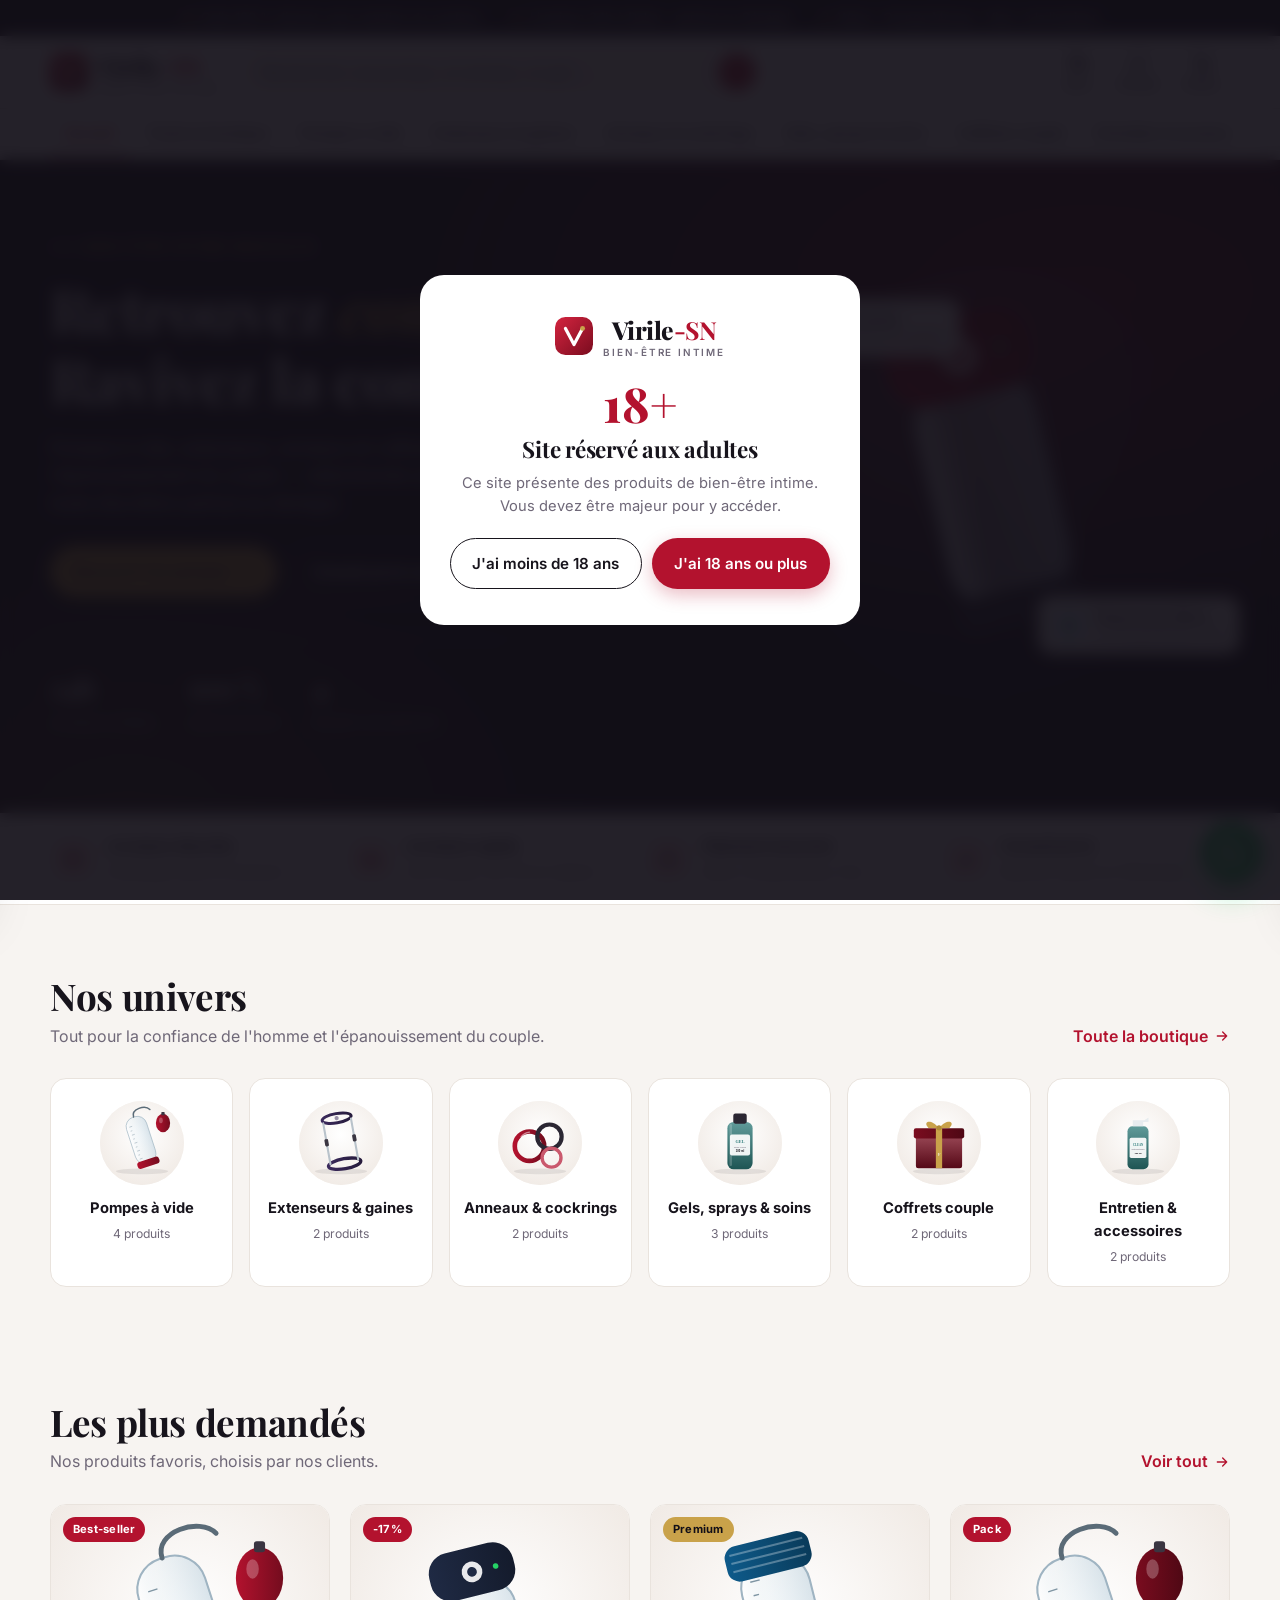
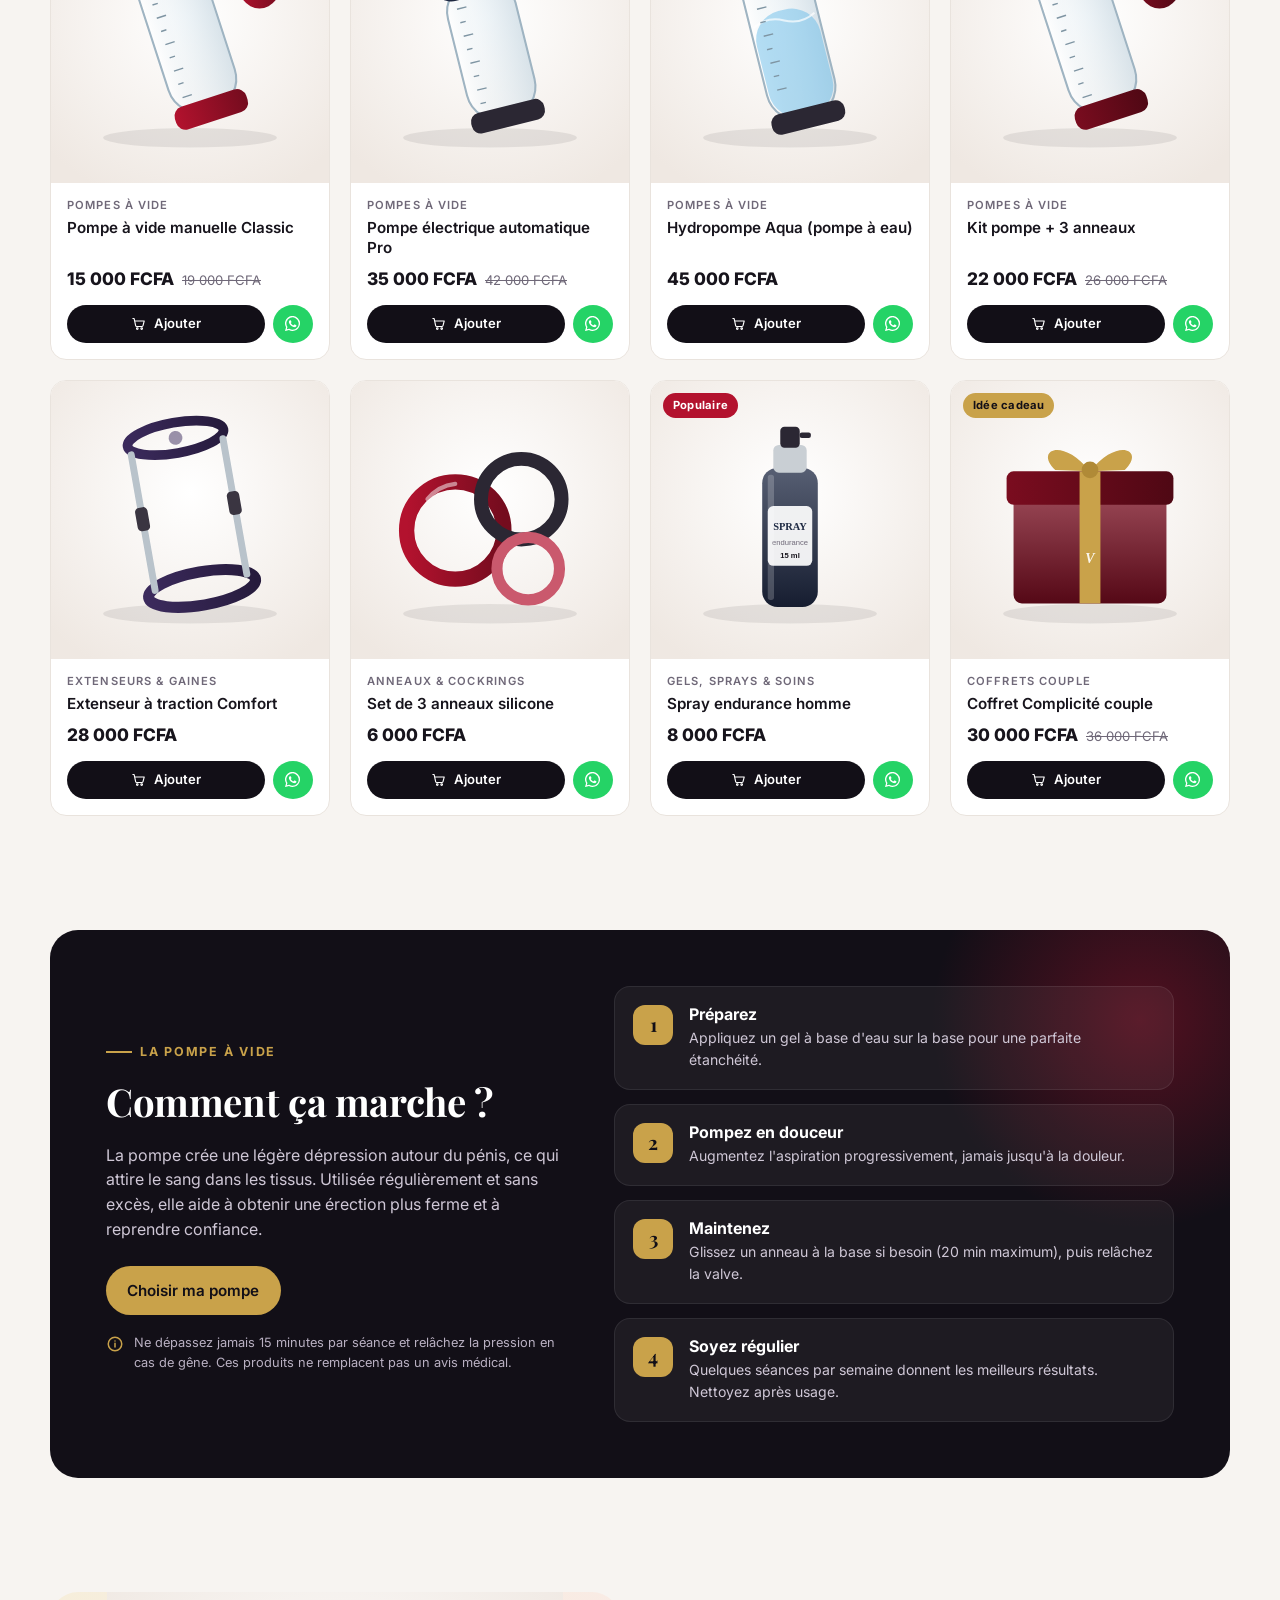
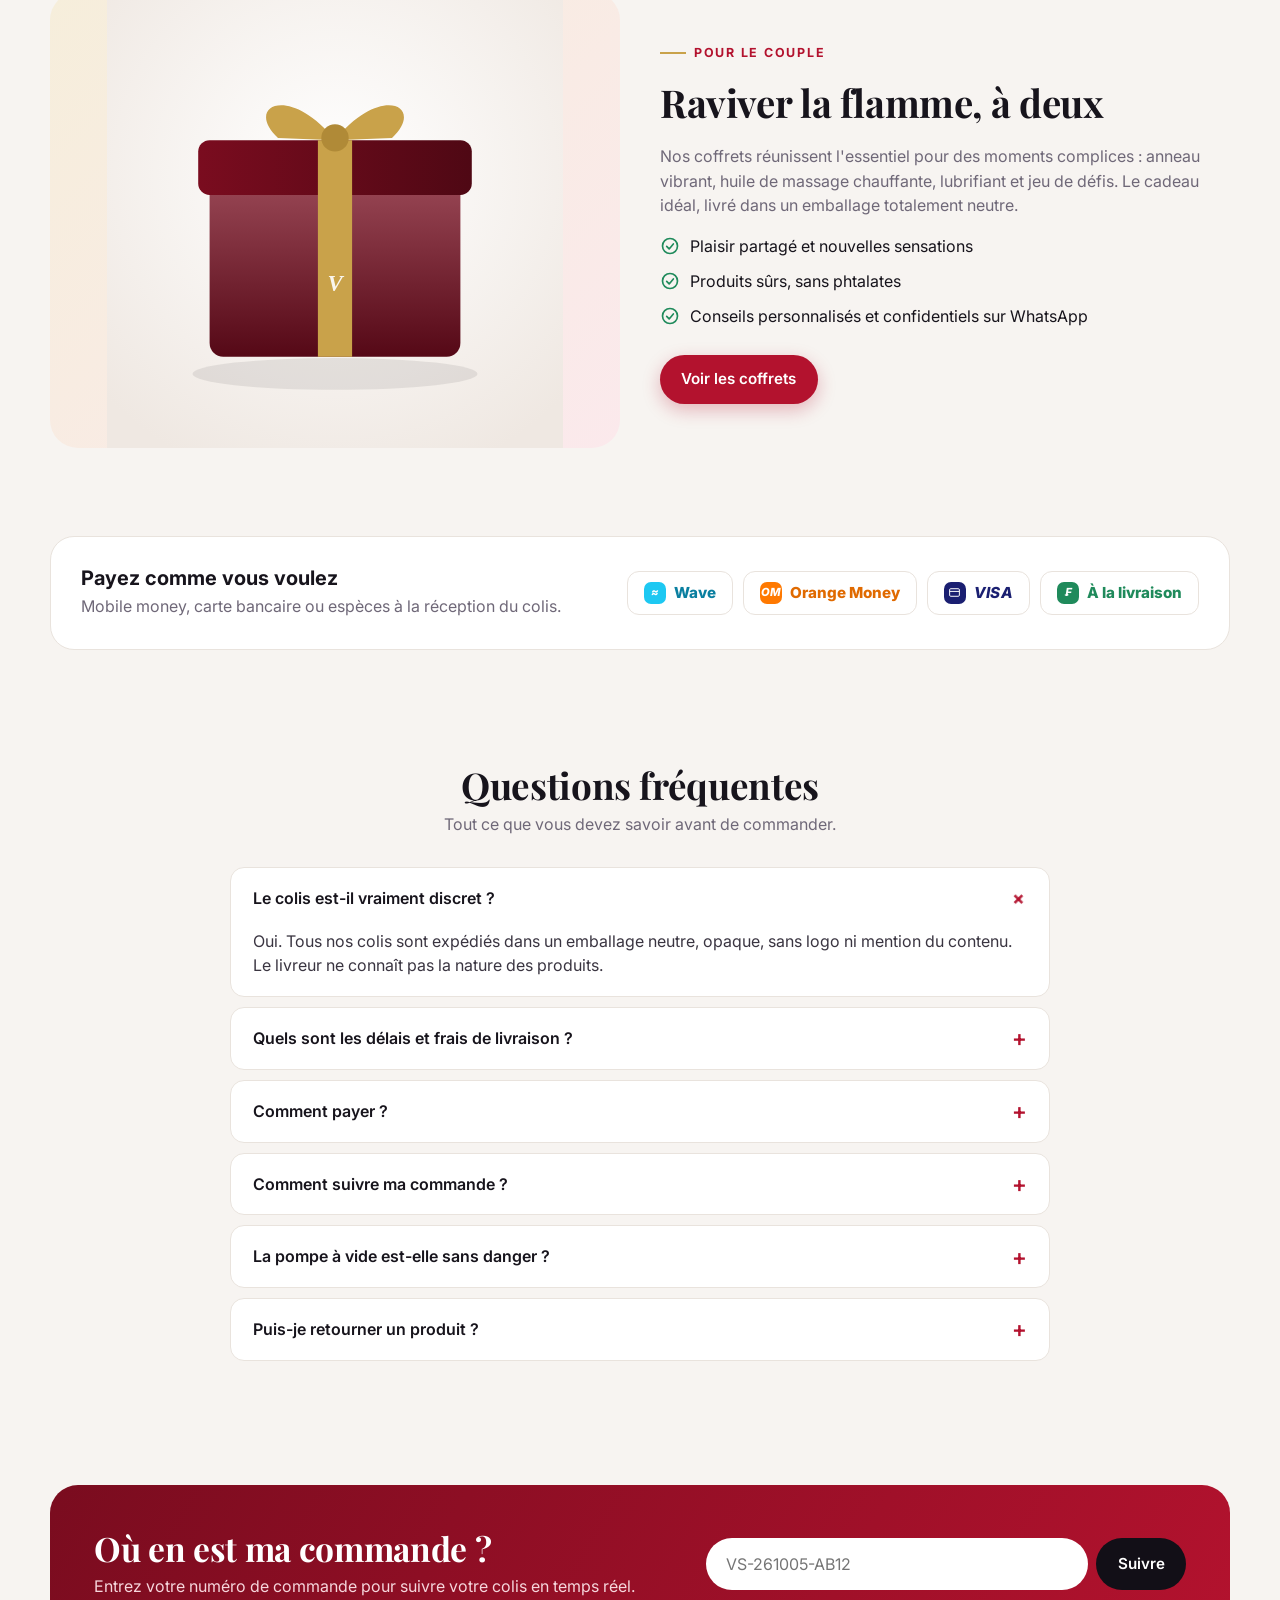
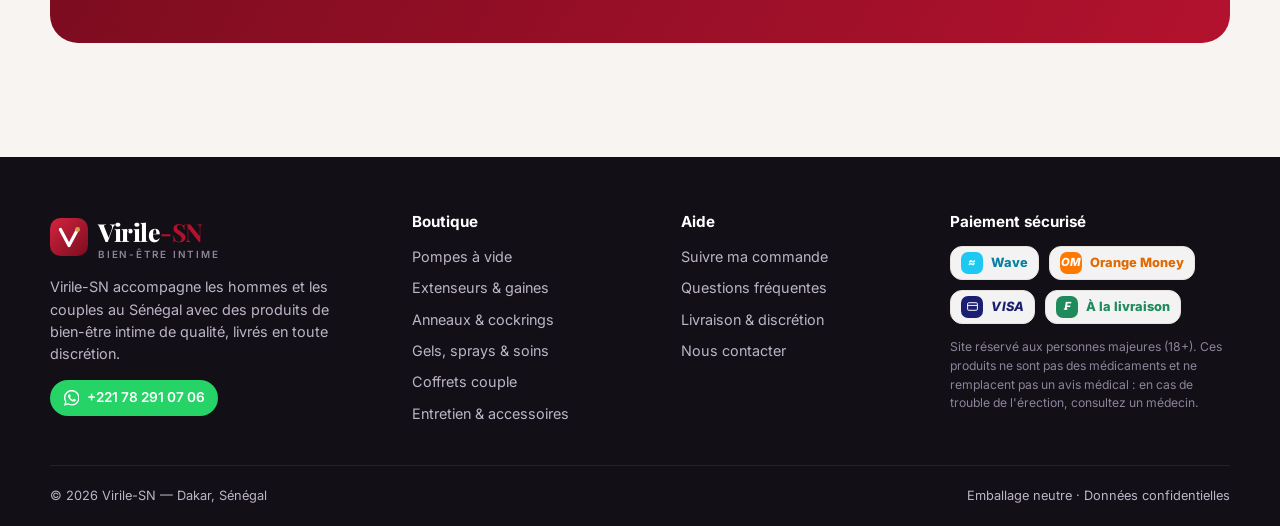
<file: index.html>
<!doctype html>
<html lang="fr">
<head>
  <meta charset="utf-8">
  <meta name="viewport" content="width=device-width, initial-scale=1">
  <title>Virile-SN — Pompes à vide & bien-être intime au Sénégal</title>
  <meta name="description" content="Virile-SN : pompes à vide, extenseurs, anneaux et coffrets couple. Livraison discrète partout au Sénégal. Paiement Wave, Orange Money, Visa ou à la livraison.">
  <meta name="theme-color" content="#120f17">
  <link rel="icon" href="images/favicon.svg" type="image/svg+xml">
  <link rel="preconnect" href="https://fonts.googleapis.com">
  <link rel="preconnect" href="https://fonts.gstatic.com" crossorigin>
  <link href="https://fonts.googleapis.com/css2?family=Inter:wght@400;500;600;700;800&family=Playfair+Display:ital,wght@0,700;0,800;1,700&display=swap" rel="stylesheet">
  <link rel="stylesheet" href="css/style.css">
</head>
<body data-page="home">
  <div id="site-header"></div>

  <main>
    <!-- HERO -->
    <section class="hero">
      <div class="container">
        <div>
          <div class="eyebrow">Bien-être intime masculin</div>
          <h1>Retrouvez <em>confiance</em>.<br>Ravivez la complicité.</h1>
          <p class="lead">Pompes à vide, extenseurs, anneaux et coffrets pour l'épanouissement du couple — sélectionnés avec soin et livrés en toute discrétion partout au Sénégal.</p>
          <div class="hero-ctas">
            <a href="boutique.html?cat=pompes" class="btn btn-gold">Découvrir les pompes <span id="ic-arrow"></span></a>
            <a href="#" id="hero-wa" class="btn btn-ghost-light" target="_blank" rel="noopener">Conseil privé sur WhatsApp</a>
          </div>
          <div class="hero-stats">
            <div><b>24h</b><span>Livraison à Dakar</span></div>
            <div><b>100 %</b><span>Colis anonyme</span></div>
            <div><b>4</b><span>Moyens de paiement</span></div>
          </div>
        </div>
        <div class="hero-visual">
          <div class="disc"></div>
          <div id="hero-svg"></div>
          <div class="float-badge fb-1"><i style="background:#fbe9ec;color:#b3122e" id="fb1"></i><div>Emballage neutre<small>Aucune mention du contenu</small></div></div>
          <div class="float-badge fb-2"><i style="background:#e0f7fd;color:#0a7fa0" id="fb2"></i><div>Payez avec Wave<small>ou Orange Money, Visa</small></div></div>
        </div>
      </div>
    </section>

    <!-- REASSURANCE -->
    <section class="reassure" id="livraison">
      <div class="container" id="reassure"></div>
    </section>

    <!-- CATEGORIES -->
    <section class="section">
      <div class="container">
        <div class="section-head">
          <div><h2>Nos univers</h2><p>Tout pour la confiance de l'homme et l'épanouissement du couple.</p></div>
          <a href="boutique.html" class="link-more">Toute la boutique <span class="arr"></span></a>
        </div>
        <div class="cat-grid" id="cat-grid"></div>
      </div>
    </section>

    <!-- BEST SELLERS -->
    <section class="section tight">
      <div class="container">
        <div class="section-head">
          <div><h2>Les plus demandés</h2><p>Nos produits favoris, choisis par nos clients.</p></div>
          <a href="boutique.html" class="link-more">Voir tout <span class="arr"></span></a>
        </div>
        <div class="grid" id="best"></div>
      </div>
    </section>

    <!-- COMMENT ÇA MARCHE -->
    <section class="section">
      <div class="container">
        <div class="how">
          <div style="position:relative;z-index:1">
            <div class="eyebrow">La pompe à vide</div>
            <h2>Comment ça marche ?</h2>
            <p>La pompe crée une légère dépression autour du pénis, ce qui attire le sang dans les tissus. Utilisée régulièrement et sans excès, elle aide à obtenir une érection plus ferme et à reprendre confiance.</p>
            <a href="boutique.html?cat=pompes" class="btn btn-gold" style="margin-top:8px">Choisir ma pompe</a>
            <div class="caution"><span id="ic-info"></span><span>Ne dépassez jamais 15 minutes par séance et relâchez la pression en cas de gêne. Ces produits ne remplacent pas un avis médical.</span></div>
          </div>
          <div class="steps">
            <div class="step"><b class="n">1</b><div><h4>Préparez</h4><p>Appliquez un gel à base d'eau sur la base pour une parfaite étanchéité.</p></div></div>
            <div class="step"><b class="n">2</b><div><h4>Pompez en douceur</h4><p>Augmentez l'aspiration progressivement, jamais jusqu'à la douleur.</p></div></div>
            <div class="step"><b class="n">3</b><div><h4>Maintenez</h4><p>Glissez un anneau à la base si besoin (20 min maximum), puis relâchez la valve.</p></div></div>
            <div class="step"><b class="n">4</b><div><h4>Soyez régulier</h4><p>Quelques séances par semaine donnent les meilleurs résultats. Nettoyez après usage.</p></div></div>
          </div>
        </div>
      </div>
    </section>

    <!-- COUPLE -->
    <section class="section tight">
      <div class="container split">
        <div class="visual" id="couple-visual"></div>
        <div>
          <div class="eyebrow" style="color:var(--brand)">Pour le couple</div>
          <h2 style="font-size:clamp(1.6rem,3vw,2.4rem)">Raviver la flamme, à deux</h2>
          <p class="muted">Nos coffrets réunissent l'essentiel pour des moments complices : anneau vibrant, huile de massage chauffante, lubrifiant et jeu de défis. Le cadeau idéal, livré dans un emballage totalement neutre.</p>
          <ul class="checklist" id="couple-list">
            <li data-i>Plaisir partagé et nouvelles sensations</li>
            <li data-i>Produits sûrs, sans phtalates</li>
            <li data-i>Conseils personnalisés et confidentiels sur WhatsApp</li>
          </ul>
          <a href="boutique.html?cat=couple" class="btn btn-primary">Voir les coffrets</a>
        </div>
      </div>
    </section>

    <!-- PAIEMENT -->
    <section class="section tight">
      <div class="container">
        <div class="paybar">
          <div><h3>Payez comme vous voulez</h3><p class="muted" style="margin:0">Mobile money, carte bancaire ou espèces à la réception du colis.</p></div>
          <div class="paylogos" id="paylogos"></div>
        </div>
      </div>
    </section>

    <!-- FAQ -->
    <section class="section" id="faq">
      <div class="container">
        <div class="section-head" style="justify-content:center;text-align:center"><div><h2>Questions fréquentes</h2><p>Tout ce que vous devez savoir avant de commander.</p></div></div>
        <div class="faq">
          <details open><summary>Le colis est-il vraiment discret ?</summary><p>Oui. Tous nos colis sont expédiés dans un emballage neutre, opaque, sans logo ni mention du contenu. Le livreur ne connaît pas la nature des produits.</p></details>
          <details><summary>Quels sont les délais et frais de livraison ?</summary><p id="faq-livraison"></p></details>
          <details><summary>Comment payer ?</summary><p>Vous pouvez payer par Wave, Orange Money, carte Visa/Mastercard ou en espèces à la livraison. Après votre commande, vous recevez un numéro de suivi et la confirmation sur WhatsApp.</p></details>
          <details><summary>Comment suivre ma commande ?</summary><p>Rendez-vous sur la page « Suivre ma commande » et saisissez votre numéro (ex. VS-261005-AB12). Vous verrez chaque étape : confirmation, préparation, expédition, livraison, ainsi que la position du livreur sur la carte.</p></details>
          <details><summary>La pompe à vide est-elle sans danger ?</summary><p>Utilisée correctement (séances courtes, pression progressive, arrêt à la moindre gêne), la pompe à vide est un dispositif courant. Elle est déconseillée en cas de troubles de la coagulation ou de traitement anticoagulant : demandez l'avis de votre médecin.</p></details>
          <details><summary>Puis-je retourner un produit ?</summary><p>Pour des raisons d'hygiène, les produits ouverts ne sont ni repris ni échangés. Un produit défectueux à la réception est remplacé : contactez-nous sur WhatsApp sous 48h avec une photo.</p></details>
        </div>
      </div>
    </section>

    <!-- CTA SUIVI -->
    <section class="section tight">
      <div class="container">
        <div class="cta-track">
          <div><h2>Où en est ma commande ?</h2><p>Entrez votre numéro de commande pour suivre votre colis en temps réel.</p></div>
          <form class="track-form" action="suivi.html">
            <input name="ref" placeholder="VS-261005-AB12" aria-label="Numéro de commande" required>
            <button class="btn btn-dark" type="submit">Suivre</button>
          </form>
        </div>
      </div>
    </section>
  </main>

  <div id="site-footer"></div>

  <script src="js/config.js"></script>
  <script src="js/produits.js"></script>
  <script src="js/app.js"></script>
  <script>
    (function () {
      const { P, CATS, I, $, $$, visual, productCard, waLink, payLogos, fmt, C } = VSN;
      $("#hero-svg").innerHTML = visual("pompe-elec", "#b3122e").replace("<svg", '<svg class="main"').replace(/<rect width="400" height="400"[^>]*\/>/, "").replace(/<ellipse cx="200" cy="335"[^>]*\/>/, "");
      $("#hero-wa").href = waLink("Bonjour Virile-SN, j'aimerais un conseil privé.");
      $("#ic-arrow").outerHTML = I.arrow;
      $$(".arr").forEach(e => e.outerHTML = I.arrow);
      $("#fb1").innerHTML = I.box; $("#fb2").innerHTML = I.lock;
      $("#ic-info").outerHTML = I.info;
      const z = C.livraison.zones;
      $("#reassure").innerHTML = [
        [I.box, "Livraison discrète", "Emballage neutre et anonyme"],
        [I.truck, "Livraison rapide", `${z[0].delai} à Dakar, ${z[2].delai} en régions`],
        [I.lock, "Paiement sécurisé", "Wave, Orange Money, Visa"],
        [I.chat, "Conseil privé", "Réponse rapide sur WhatsApp"]
      ].map(r => `<div class="reassure-item"><i>${r[0]}</i><div><b>${r[1]}</b><span>${r[2]}</span></div></div>`).join("");
      $("#cat-grid").innerHTML = CATS.map(c => {
        const n = P.filter(p => p.cat === c.id).length;
        const col = (P.find(p => p.cat === c.id) || {}).couleur;
        return `<a class="cat-card" href="boutique.html?cat=${c.id}"><div class="ic">${visual(c.icone, col)}</div><b>${c.nom}</b><span>${n} produit${n > 1 ? "s" : ""}</span></a>`;
      }).join("");
      $("#best").innerHTML = P.filter(p => p.populaire).slice(0, 8).map(productCard).join("");
      $("#couple-visual").innerHTML = visual("coffret", "#7a0c1f");
      $$("#couple-list li").forEach(li => li.insertAdjacentHTML("afterbegin", I.checkCircle));
      $("#paylogos").innerHTML = payLogos();
      $("#faq-livraison").textContent = z.map(x => `${x.nom.split(" (")[0]} : ${fmt(x.prix)} (${x.delai})`).join(" · ") + (C.livraison.gratuiteDes ? `. Livraison offerte dès ${fmt(C.livraison.gratuiteDes)} d'achat.` : ".");
    })();
  </script>
</body>
</html>
</file>
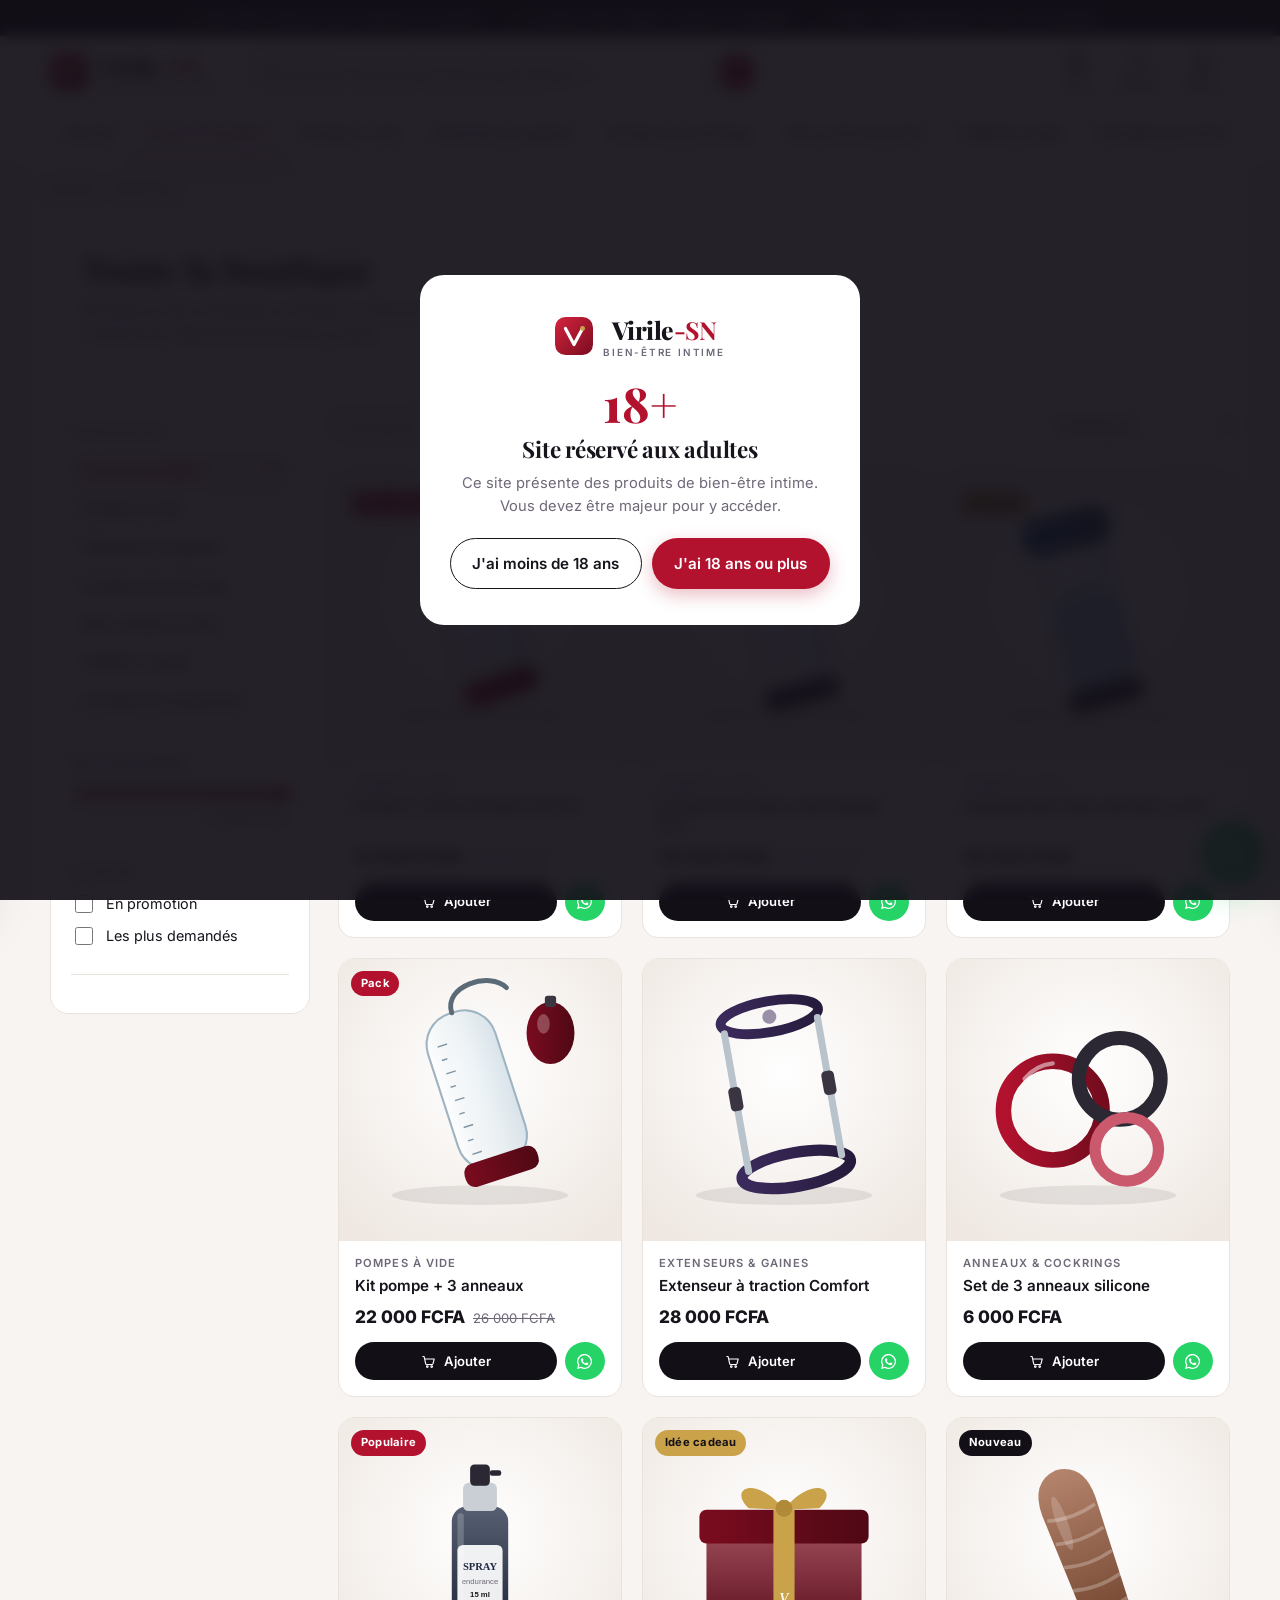
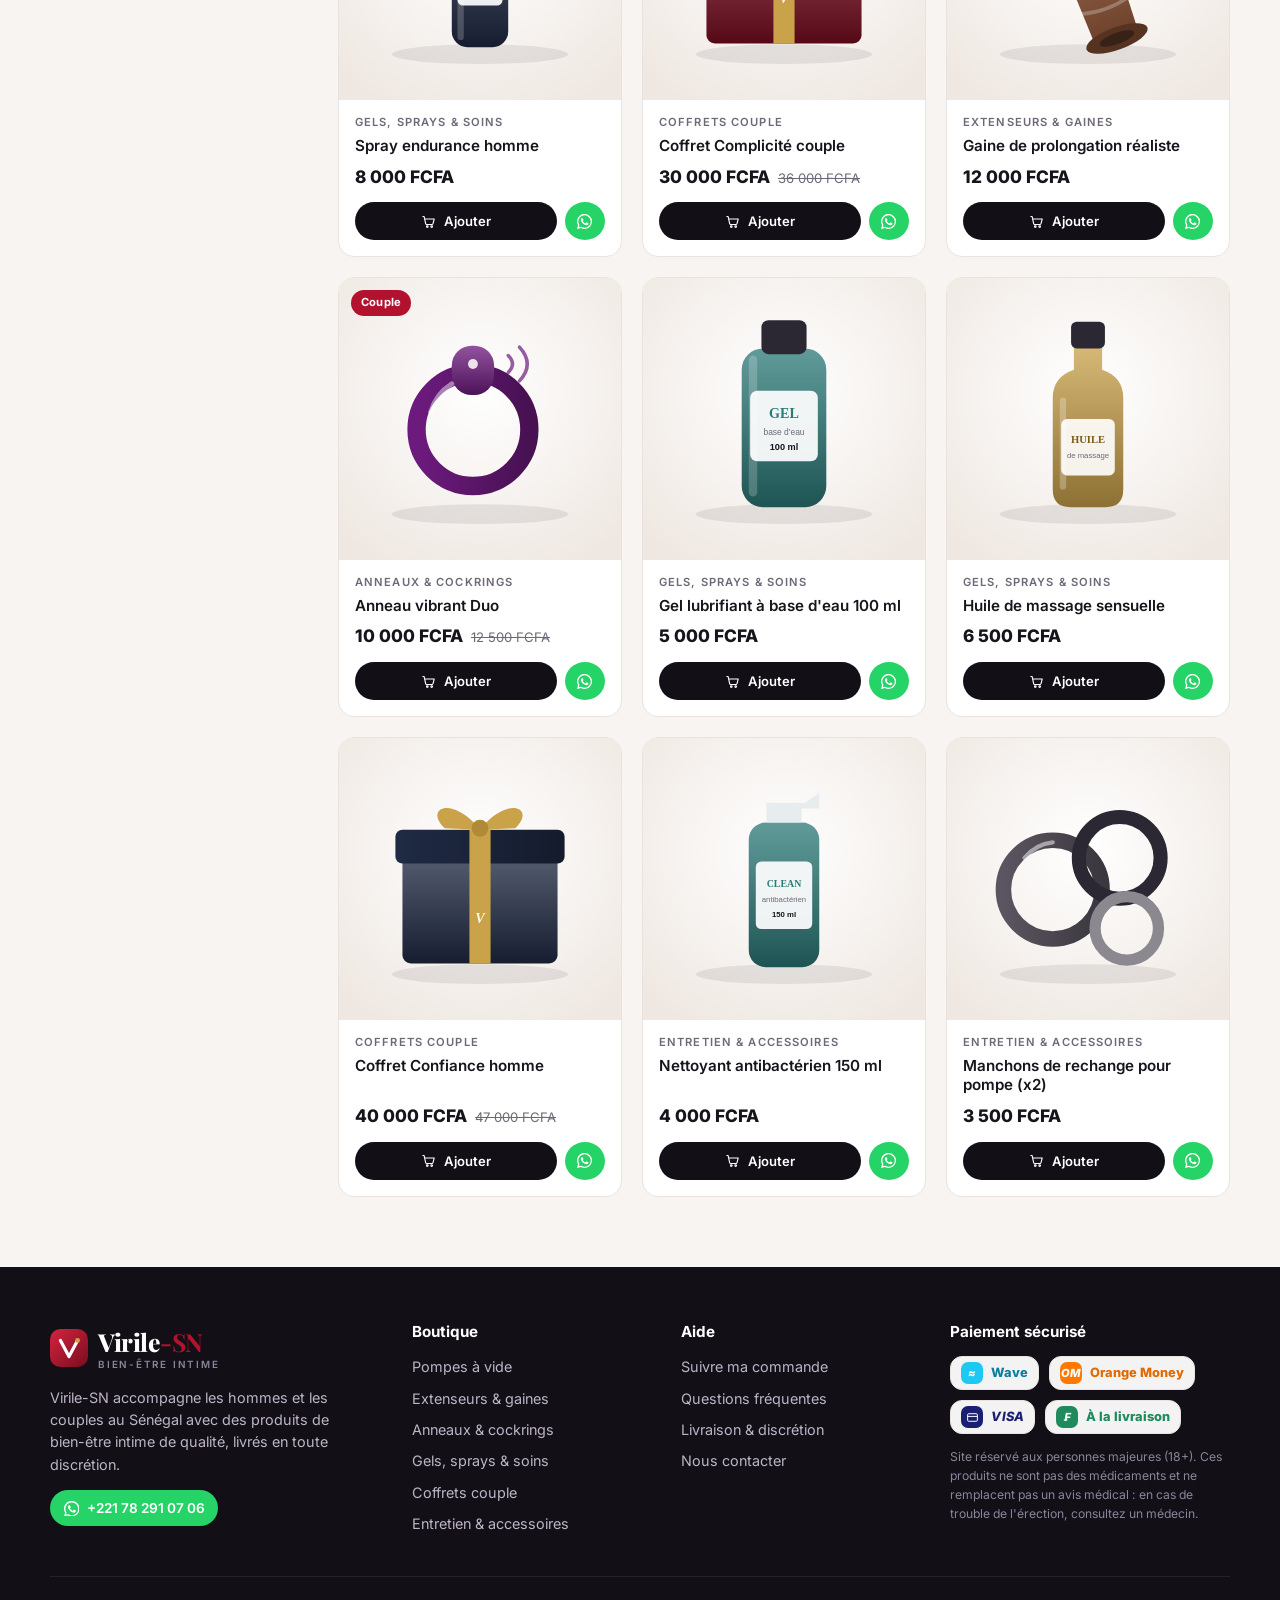
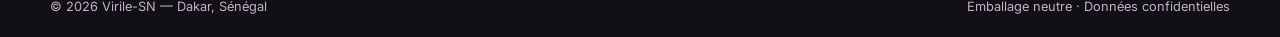
<file: boutique.html>
<!doctype html>
<html lang="fr">
<head>
  <meta charset="utf-8">
  <meta name="viewport" content="width=device-width, initial-scale=1">
  <title>Boutique — Virile-SN</title>
  <meta name="description" content="Pompes à vide, extenseurs, anneaux, gels et coffrets couple. Livraison discrète au Sénégal.">
  <meta name="theme-color" content="#120f17">
  <link rel="icon" href="images/favicon.svg" type="image/svg+xml">
  <link rel="preconnect" href="https://fonts.googleapis.com">
  <link rel="preconnect" href="https://fonts.gstatic.com" crossorigin>
  <link href="https://fonts.googleapis.com/css2?family=Inter:wght@400;500;600;700;800&family=Playfair+Display:ital,wght@0,700;0,800;1,700&display=swap" rel="stylesheet">
  <link rel="stylesheet" href="css/style.css">
</head>
<body data-page="shop">
  <div id="site-header"></div>

  <main class="container">
    <nav class="breadcrumb" id="crumb"></nav>
    <div class="page-hero" id="page-hero"></div>

    <div class="shop">
      <aside class="filters" id="filters">
        <div class="mobile-head"><h3 style="margin:0">Filtres</h3><button class="close-btn" data-close aria-label="Fermer" id="f-close"></button></div>
        <div class="group"><h4>Catégories</h4><div id="f-cats"></div></div>
        <div class="group"><h4>Prix maximum</h4>
          <input type="range" class="range" id="f-price" min="0" step="500">
          <div class="range-val"><span>0</span><b id="f-price-val"></b></div>
        </div>
        <div class="group"><h4>Affiner</h4>
          <label class="check"><input type="checkbox" id="f-promo"> En promotion</label>
          <label class="check"><input type="checkbox" id="f-pop"> Les plus demandés</label>
        </div>
        <button class="btn btn-dark btn-block filter-toggle" data-close>Voir les résultats</button>
      </aside>

      <section>
        <div class="toolbar">
          <span class="count" id="count"></span>
          <div style="display:flex;gap:8px">
            <button class="btn btn-outline btn-sm filter-toggle" id="open-filters">Filtres</button>
            <select class="select" id="sort" aria-label="Trier">
              <option value="pop">Pertinence</option>
              <option value="asc">Prix croissant</option>
              <option value="desc">Prix décroissant</option>
              <option value="promo">Meilleures remises</option>
            </select>
          </div>
        </div>
        <div class="chips" id="chips"></div>
        <div class="grid cols-3" id="results"></div>
      </section>
    </div>
  </main>

  <div id="site-footer"></div>

  <script src="js/config.js"></script>
  <script src="js/produits.js"></script>
  <script src="js/app.js"></script>
  <script>
    (function () {
      const { P, CATS, I, $, $$, fmt, esc, visual, productCard, catById, waLink } = VSN;
      const qs = new URLSearchParams(location.search);
      const maxP = Math.ceil(Math.max(...P.map(p => p.prix)) / 1000) * 1000;
      const st = { cat: qs.get("cat") || "", q: (qs.get("q") || "").trim(), promo: qs.get("promo") === "1", pop: false, max: maxP, sort: "pop" };

      $("#f-close").innerHTML = I.close;
      const price = $("#f-price"); price.max = maxP; price.value = maxP;
      $("#f-promo").checked = st.promo;
      $$(".search input").forEach(i => i.value = st.q);

      const norm = s => s.toLowerCase().normalize("NFD").replace(/[̀-ͯ]/g, "");

      function render() {
        const cat = catById(st.cat);
        $("#crumb").innerHTML = `<a href="index.html">Accueil</a> › <a href="boutique.html">Boutique</a>${cat ? " › <span>" + cat.nom + "</span>" : ""}${st.q ? " › <span>« " + esc(st.q) + " »</span>" : ""}`;
        $("#page-hero").innerHTML = cat
          ? `<div class="ic">${visual(cat.icone, (P.find(p => p.cat === cat.id) || {}).couleur)}</div><div><h1>${cat.nom}</h1><p>${cat.desc}</p></div>`
          : st.q ? `<div><h1>Résultats pour « ${esc(st.q)} »</h1><p>Vous ne trouvez pas ? <a style="color:var(--brand);font-weight:600" target="_blank" rel="noopener" href="${waLink("Bonjour, je cherche : " + st.q)}">Demandez-nous sur WhatsApp</a>.</p></div>`
          : st.promo ? `<div><h1>Promotions</h1><p>Profitez de nos meilleures offres du moment, livrées en toute discrétion.</p></div>`
          : `<div><h1>Toute la boutique</h1><p>Pompes à vide, extenseurs, anneaux, soins et coffrets : une sélection pensée pour la confiance de l'homme et l'épanouissement du couple.</p></div>`;
        document.title = (cat ? cat.nom : "Boutique") + " — Virile-SN";

        $("#f-cats").innerHTML = [`<button class="filter-cat ${!st.cat ? "active" : ""}" data-cat="">Tous les produits <em>${P.length}</em></button>`]
          .concat(CATS.map(c => `<button class="filter-cat ${st.cat === c.id ? "active" : ""}" data-cat="${c.id}">${c.nom} <em>${P.filter(p => p.cat === c.id).length}</em></button>`)).join("");
        $("#f-price-val").textContent = fmt(st.max);

        let list = P.filter(p =>
          (!st.cat || p.cat === st.cat) &&
          (!st.promo || p.ancienPrix) &&
          (!st.pop || p.populaire) &&
          p.prix <= st.max &&
          (!st.q || norm(p.nom + " " + p.court + " " + (catById(p.cat) || {}).nom).includes(norm(st.q))));
        const disc = p => p.ancienPrix ? (p.ancienPrix - p.prix) / p.ancienPrix : 0;
        if (st.sort === "asc") list.sort((a, b) => a.prix - b.prix);
        if (st.sort === "desc") list.sort((a, b) => b.prix - a.prix);
        if (st.sort === "promo") list.sort((a, b) => disc(b) - disc(a));
        if (st.sort === "pop") list.sort((a, b) => (b.populaire ? 1 : 0) - (a.populaire ? 1 : 0));

        $("#count").textContent = list.length + " produit" + (list.length > 1 ? "s" : "");
        const chips = [];
        if (st.q) chips.push(["q", "Recherche : " + st.q]);
        if (st.promo) chips.push(["promo", "En promotion"]);
        if (st.pop) chips.push(["pop", "Les plus demandés"]);
        if (st.max < maxP) chips.push(["max", "≤ " + fmt(st.max)]);
        $("#chips").innerHTML = chips.map(c => `<span class="chip">${esc(c[1])} <button data-chip="${c[0]}" aria-label="Retirer">×</button></span>`).join("");
        $("#results").innerHTML = list.length ? list.map(productCard).join("")
          : `<div class="empty" style="grid-column:1/-1">${I.search}<p>Aucun produit ne correspond à vos critères.</p><a class="btn btn-wa btn-sm" target="_blank" rel="noopener" href="${waLink("Bonjour, je cherche un produit précis.")}">${I.wa} Demander sur WhatsApp</a></div>`;
      }

      function syncUrl() {
        const u = new URLSearchParams();
        if (st.cat) u.set("cat", st.cat); if (st.q) u.set("q", st.q); if (st.promo) u.set("promo", "1");
        history.replaceState(null, "", "boutique.html" + (u.toString() ? "?" + u : ""));
      }

      document.addEventListener("click", e => {
        const c = e.target.closest("[data-cat]");
        if (c) { st.cat = c.dataset.cat; syncUrl(); render(); window.scrollTo({ top: 0, behavior: "smooth" }); return; }
        const ch = e.target.closest("[data-chip]");
        if (ch) { const k = ch.dataset.chip; if (k === "q") { st.q = ""; $$(".search input").forEach(i => i.value = ""); } if (k === "promo") { st.promo = false; $("#f-promo").checked = false; } if (k === "pop") { st.pop = false; $("#f-pop").checked = false; } if (k === "max") { st.max = maxP; price.value = maxP; } syncUrl(); render(); }
      });
      price.addEventListener("input", () => { st.max = +price.value; render(); });
      $("#f-promo").addEventListener("change", e => { st.promo = e.target.checked; syncUrl(); render(); });
      $("#f-pop").addEventListener("change", e => { st.pop = e.target.checked; render(); });
      $("#sort").addEventListener("change", e => { st.sort = e.target.value; render(); });
      $("#open-filters").addEventListener("click", () => { $("#filters").classList.add("open"); $(".overlay").classList.add("open"); });

      render();
    })();
  </script>
</body>
</html>
</file>
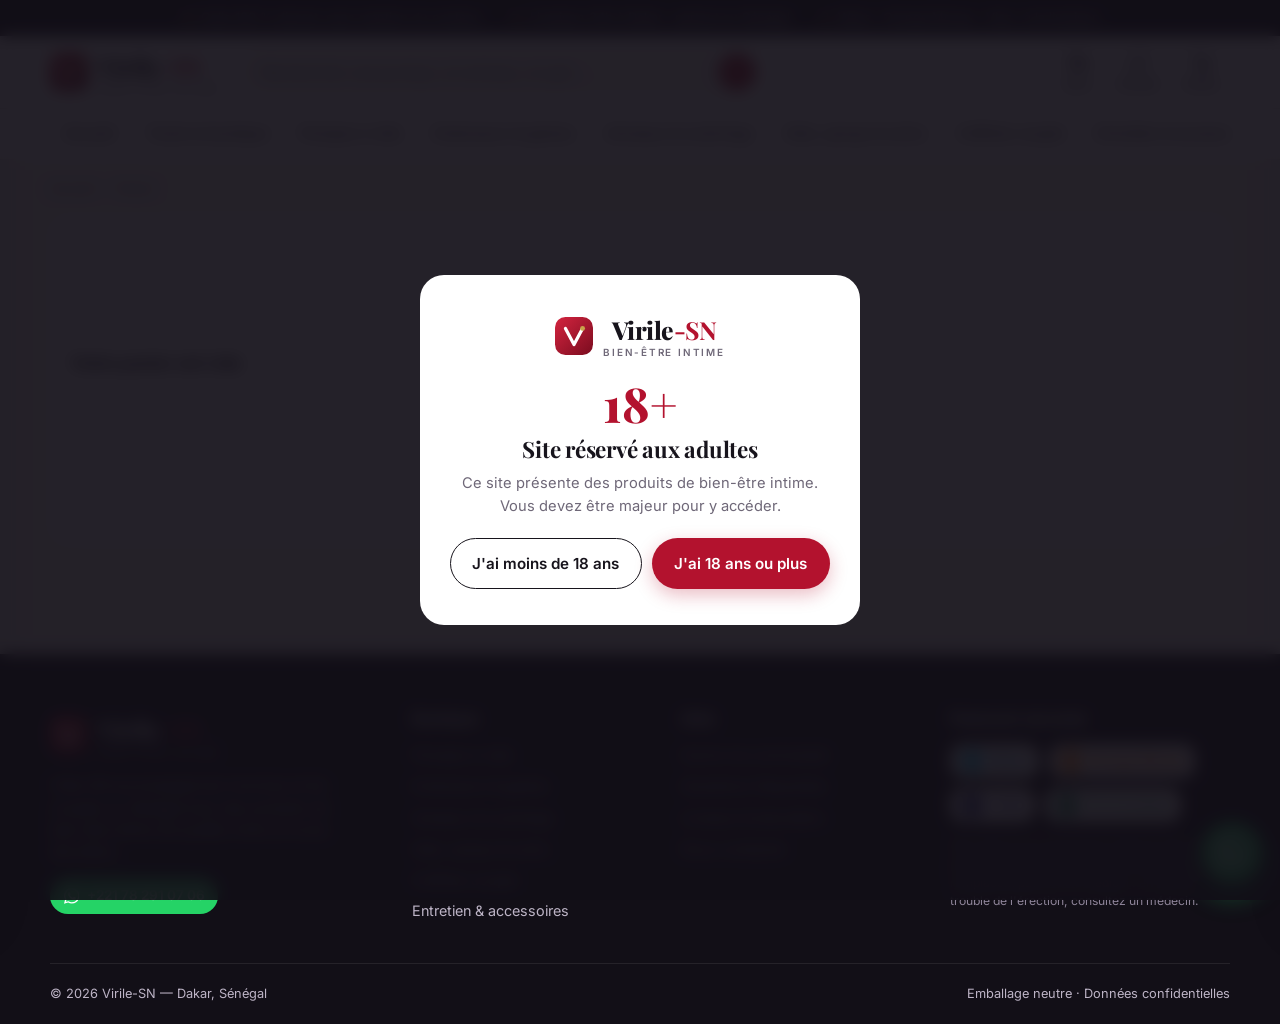
<file: panier.html>
<!doctype html>
<html lang="fr">
<head>
  <meta charset="utf-8">
  <meta name="viewport" content="width=device-width, initial-scale=1">
  <title>Mon panier & commande — Virile-SN</title>
  <meta name="theme-color" content="#120f17">
  <meta name="robots" content="noindex">
  <link rel="icon" href="images/favicon.svg" type="image/svg+xml">
  <link rel="preconnect" href="https://fonts.googleapis.com">
  <link rel="preconnect" href="https://fonts.gstatic.com" crossorigin>
  <link href="https://fonts.googleapis.com/css2?family=Inter:wght@400;500;600;700;800&family=Playfair+Display:ital,wght@0,700;0,800;1,700&display=swap" rel="stylesheet">
  <link rel="stylesheet" href="css/style.css">
</head>
<body data-page="cart">
  <div id="site-header"></div>

  <main class="container" id="root" style="padding-bottom:20px"></main>

  <div id="site-footer"></div>

  <script src="js/config.js"></script>
  <script src="js/produits.js"></script>
  <script src="js/app.js"></script>
  <script src="js/panier.js"></script>
</body>
</html>
</file>
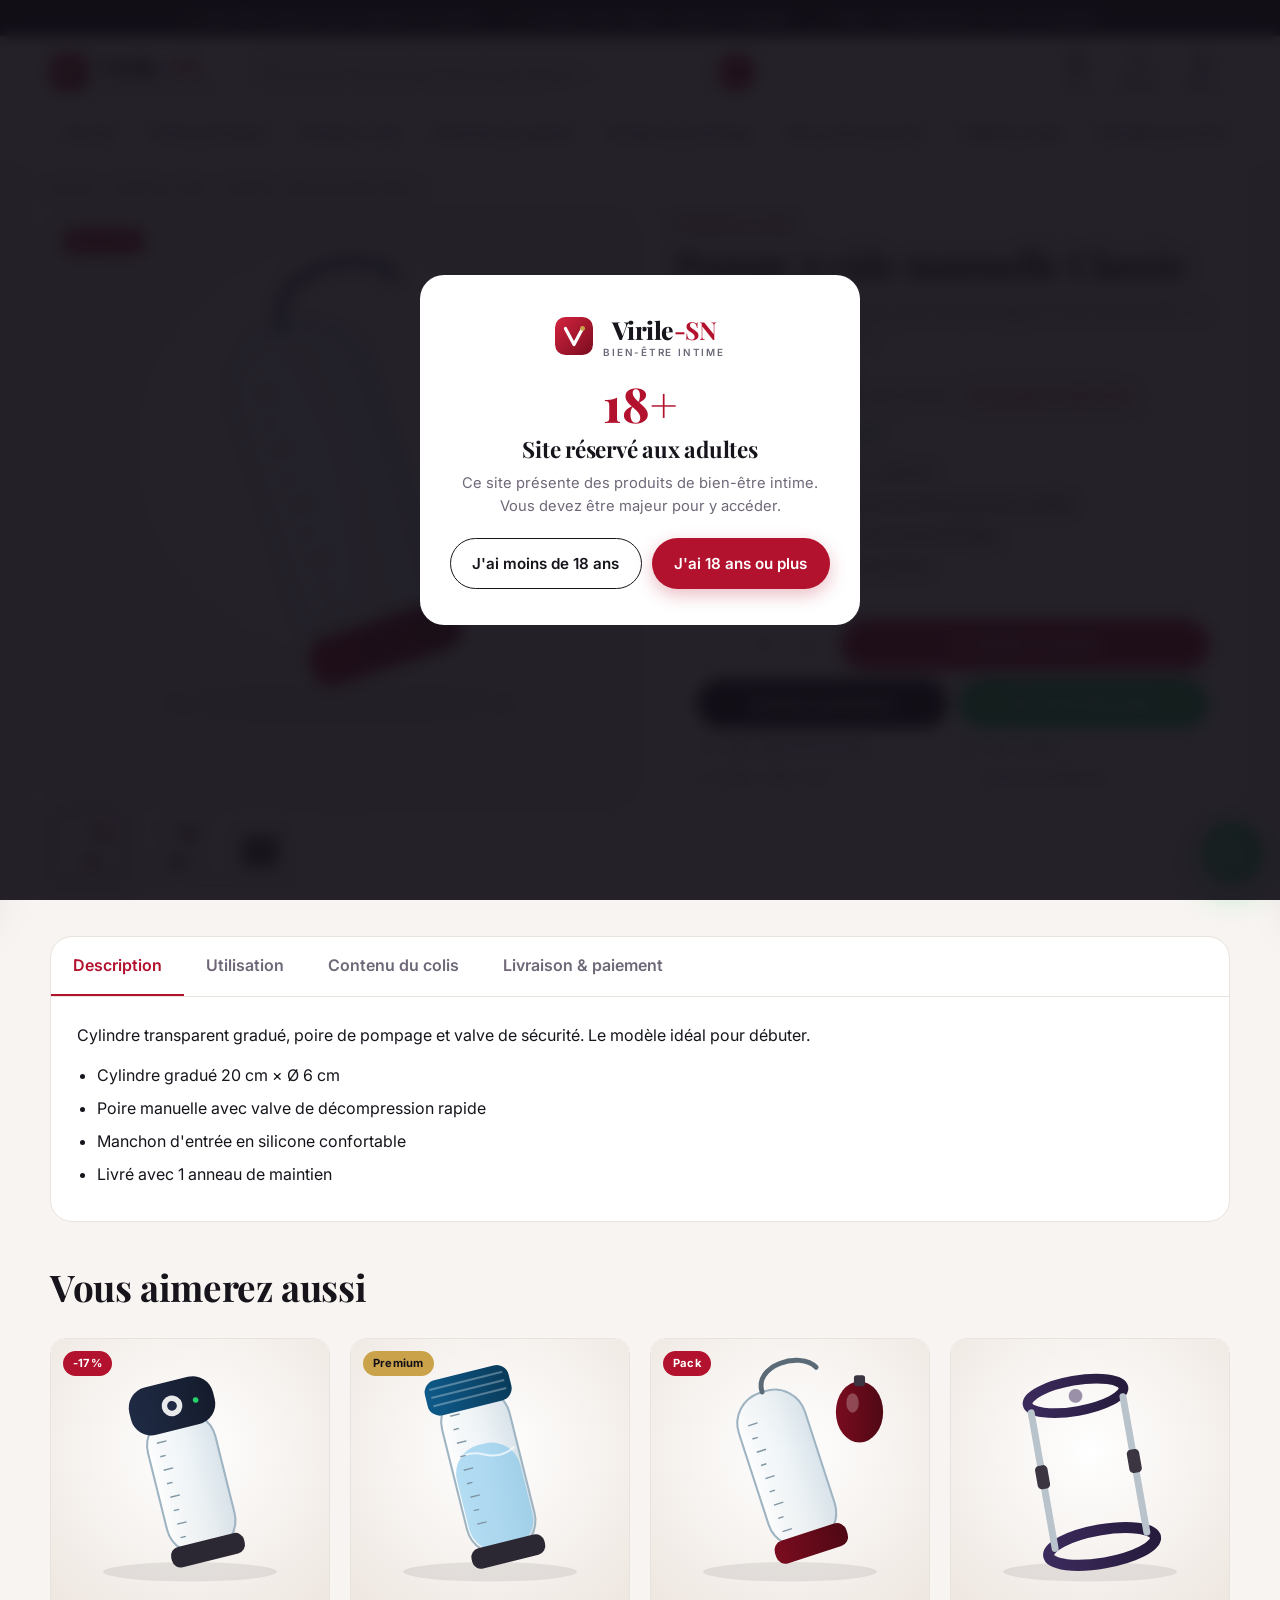
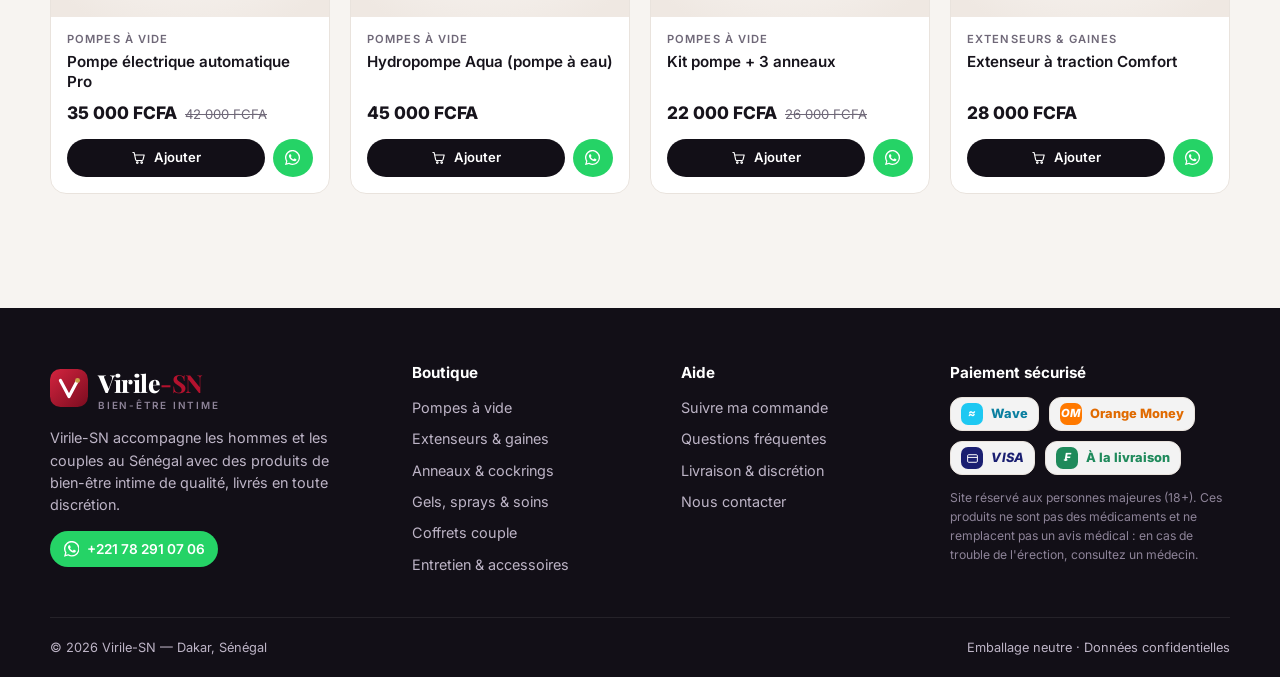
<file: produit.html>
<!doctype html>
<html lang="fr">
<head>
  <meta charset="utf-8">
  <meta name="viewport" content="width=device-width, initial-scale=1">
  <title>Produit — Virile-SN</title>
  <meta name="theme-color" content="#120f17">
  <link rel="icon" href="images/favicon.svg" type="image/svg+xml">
  <link rel="preconnect" href="https://fonts.googleapis.com">
  <link rel="preconnect" href="https://fonts.gstatic.com" crossorigin>
  <link href="https://fonts.googleapis.com/css2?family=Inter:wght@400;500;600;700;800&family=Playfair+Display:ital,wght@0,700;0,800;1,700&display=swap" rel="stylesheet">
  <link rel="stylesheet" href="css/style.css">
</head>
<body data-page="product" class="has-sticky">
  <div id="site-header"></div>

  <main class="container" id="product-root"></main>

  <section class="section tight"><div class="container">
    <div class="section-head"><div><h2>Vous aimerez aussi</h2></div></div>
    <div class="grid" id="related"></div>
  </div></section>

  <div class="sticky-buy" id="sticky-buy"></div>
  <div id="site-footer"></div>

  <script src="js/config.js"></script>
  <script src="js/produits.js"></script>
  <script src="js/app.js"></script>
  <script>
    (function () {
      const { P, I, $, $$, fmt, esc, media, visual, productCard, catById, waLink, byId, C } = VSN;
      const id = new URLSearchParams(location.search).get("id");
      const p = byId(id) || P[0];
      const cat = catById(p.cat);
      document.title = p.nom + " — Virile-SN";
      const z = C.livraison.zones;
      const wMsg = `Bonjour Virile-SN, je suis intéressé par : ${p.nom} (${fmt(p.prix)}). Pouvez-vous me donner plus d'informations ?`;

      // Variantes visuelles (si pas de vraie photo)
      const views = p.image ? [media(p)] : [visual(p.visuel, p.couleur), visual(p.visuel, VSN.shade(p.couleur, -40)), visual("coffret", "#2b2733")];

      $("#product-root").innerHTML = `
        <nav class="breadcrumb"><a href="index.html">Accueil</a> › <a href="boutique.html?cat=${p.cat}">${cat.nom}</a> › <span>${esc(p.nom)}</span></nav>
        <div class="product">
          <div class="gallery">
            <div class="main-img" id="main-img">${p.badge ? `<span class="badge">${esc(p.badge)}</span>` : ""}${views[0]}</div>
            ${views.length > 1 ? `<div class="thumbs">${views.map((v, i) => `<button class="${i ? "" : "active"}" data-view="${i}" aria-label="Vue ${i + 1}">${v}</button>`).join("")}</div>` : ""}
          </div>
          <div class="p-info">
            <div class="cat">${cat.nom}</div>
            <h1>${esc(p.nom)}</h1>
            <p class="muted">${esc(p.court)}</p>
            <div class="p-price"><span class="price-now">${fmt(p.prix)}</span>${p.ancienPrix ? `<span class="price-old">${fmt(p.ancienPrix)}</span><span class="save">Économisez ${fmt(p.ancienPrix - p.prix)}</span>` : ""}</div>
            <span class="stock">En stock — expédié sous 24h</span>
            <ul class="p-points">${p.points.map(x => `<li>${I.check}<span>${esc(x)}</span></li>`).join("")}</ul>
            <div class="buy-box">
              <div class="buy-row">
                <div class="qty lg"><button id="q-minus" aria-label="Moins">−</button><input id="q" value="1" inputmode="numeric" aria-label="Quantité"><button id="q-plus" aria-label="Plus">+</button></div>
                <button class="btn btn-primary" id="add" data-add="${p.id}" data-qty="1">${I.cart} Ajouter au panier</button>
              </div>
              <div class="buy-row">
                <button class="btn btn-dark" id="buy-now">Acheter maintenant</button>
                <a class="btn btn-wa" href="${waLink(wMsg)}" target="_blank" rel="noopener">${I.wa} Infos WhatsApp</a>
              </div>
              <div class="mini-trust">
                <div>${I.box} Colis neutre & anonyme</div>
                <div>${I.truck} ${z[0].delai} à Dakar</div>
                <div>${I.lock} Wave · OM · Visa</div>
                <div>${I.chat} Conseil confidentiel</div>
              </div>
            </div>
          </div>
        </div>
        <div class="tabs">
          <div class="tab-btns" role="tablist">
            <button class="active" data-tab="0">Description</button>
            <button data-tab="1">Utilisation</button>
            <button data-tab="2">Contenu du colis</button>
            <button data-tab="3">Livraison & paiement</button>
          </div>
          <div class="tab-panel active"><p>${esc(p.court)}</p><ul>${p.points.map(x => `<li>${esc(x)}</li>`).join("")}</ul></div>
          <div class="tab-panel"><ol>${p.utilisation.map(x => `<li>${esc(x)}</li>`).join("")}</ol>
            <div class="notice">${I.info}<span>Usage réservé aux adultes. Arrêtez immédiatement en cas de douleur, d'engourdissement ou de changement de couleur de la peau. Ce produit n'est pas un médicament : en cas de trouble de l'érection, consultez un médecin.</span></div></div>
          <div class="tab-panel"><ul>${p.contenu.map(x => `<li>${esc(x)}</li>`).join("")}</ul></div>
          <div class="tab-panel"><ul>${z.map(x => `<li><b>${esc(x.nom)}</b> : ${fmt(x.prix)} — ${x.delai}</li>`).join("")}</ul>
            ${C.livraison.gratuiteDes ? `<p style="margin-top:12px">Livraison offerte dès <b>${fmt(C.livraison.gratuiteDes)}</b> d'achat.</p>` : ""}
            <p>Paiement par Wave, Orange Money, carte Visa/Mastercard ou en espèces à la livraison. Emballage neutre sans aucune mention du contenu.</p></div>
        </div>`;

      $("#sticky-buy").innerHTML = `<span class="p">${fmt(p.prix)}</span><a class="btn btn-wa btn-sm" href="${waLink(wMsg)}" target="_blank" rel="noopener" aria-label="WhatsApp">${I.wa}</a><button class="btn btn-primary btn-sm" data-add="${p.id}">${I.cart} Ajouter</button>`;

      const q = $("#q"), add = $("#add");
      const setQ = v => { v = Math.max(1, Math.min(99, parseInt(v, 10) || 1)); q.value = v; add.dataset.qty = v; };
      $("#q-minus").onclick = () => setQ(+q.value - 1);
      $("#q-plus").onclick = () => setQ(+q.value + 1);
      q.onchange = () => setQ(q.value);
      $("#buy-now").onclick = () => { VSN.Cart.add(p.id, +q.value); location.href = "panier.html"; };

      $$("[data-view]").forEach(b => b.onclick = () => {
        $$("[data-view]").forEach(x => x.classList.remove("active")); b.classList.add("active");
        $("#main-img").innerHTML = (p.badge ? `<span class="badge">${esc(p.badge)}</span>` : "") + views[+b.dataset.view];
      });
      $$("[data-tab]").forEach(b => b.onclick = () => {
        $$("[data-tab]").forEach(x => x.classList.remove("active")); b.classList.add("active");
        $$(".tab-panel").forEach((pn, i) => pn.classList.toggle("active", i === +b.dataset.tab));
      });

      const rel = P.filter(x => x.id !== p.id && x.cat === p.cat).concat(P.filter(x => x.id !== p.id && x.cat !== p.cat && x.populaire)).slice(0, 4);
      $("#related").innerHTML = rel.map(productCard).join("");
    })();
  </script>
</body>
</html>
</file>
<file: css/style.css>
/* =========================================================
   VIRILE-SN — Feuille de style
   ========================================================= */
:root{
  --bg:#f7f4f1;
  --surface:#ffffff;
  --ink:#17141c;
  --ink-2:#3a3541;
  --muted:#6f6878;
  --line:#e9e3dd;
  --brand:#b3122e;
  --brand-dark:#7a0c1f;
  --brand-soft:#fbe9ec;
  --gold:#c9a24a;
  --gold-soft:#f6eedb;
  --night:#120f17;
  --night-2:#1d1824;
  --ok:#1f8a5b;
  --wa:#25d366;
  --wave:#1dc8f2;
  --om:#ff7900;
  --visa:#1a1f71;
  --radius:16px;
  --radius-sm:10px;
  --shadow:0 1px 2px rgba(23,20,28,.04),0 8px 24px rgba(23,20,28,.07);
  --shadow-lg:0 20px 50px rgba(23,20,28,.18);
  --container:1220px;
  --font:"Inter",system-ui,-apple-system,"Segoe UI",Roboto,sans-serif;
  --serif:"Playfair Display",Georgia,serif;
}
*{box-sizing:border-box}
html{scroll-behavior:smooth}
body{margin:0;font-family:var(--font);color:var(--ink);background:var(--bg);line-height:1.55;-webkit-font-smoothing:antialiased;overflow-x:hidden}
img,svg{max-width:100%;display:block}
a{color:inherit;text-decoration:none}
button{font:inherit;cursor:pointer;border:0;background:none;color:inherit}
input,select,textarea{font:inherit;color:inherit}
h1,h2,h3,h4{margin:0 0 .5em;line-height:1.15}
h1,h2{font-family:var(--serif);font-weight:700;letter-spacing:-.01em}
p{margin:0 0 1em}
.container{width:100%;max-width:var(--container);margin:0 auto;padding:0 20px}
.sr-only{position:absolute;width:1px;height:1px;overflow:hidden;clip:rect(0 0 0 0)}
.muted{color:var(--muted)}
.center{text-align:center}

/* ---------- Boutons ---------- */
.btn{display:inline-flex;align-items:center;justify-content:center;gap:.55em;padding:.85em 1.4em;border-radius:999px;font-weight:600;font-size:.95rem;transition:transform .15s,box-shadow .2s,background .2s;white-space:nowrap}
.btn:active{transform:scale(.98)}
.btn svg{width:1.15em;height:1.15em}
.btn-primary{background:var(--brand);color:#fff;box-shadow:0 6px 18px rgba(179,18,46,.28)}
.btn-primary:hover{background:var(--brand-dark)}
.btn-gold{background:var(--gold);color:var(--night)}
.btn-gold:hover{background:#d8b465}
.btn-dark{background:var(--night);color:#fff}
.btn-dark:hover{background:#2a2433}
.btn-outline{border:1.5px solid currentColor}
.btn-ghost-light{border:1.5px solid rgba(255,255,255,.35);color:#fff}
.btn-ghost-light:hover{background:rgba(255,255,255,.08)}
.btn-wa{background:var(--wa);color:#fff}
.btn-wa:hover{background:#1eb257}
.btn-block{width:100%}
.btn-sm{padding:.55em 1em;font-size:.85rem}
.btn[disabled]{opacity:.5;pointer-events:none}

/* ---------- Top bar ---------- */
.topbar{background:var(--night);color:#e8e2ee;font-size:.8rem}
.topbar .container{display:flex;justify-content:center;gap:28px;padding-top:8px;padding-bottom:8px;overflow:hidden}
.topbar span{display:inline-flex;align-items:center;gap:6px;white-space:nowrap}
.topbar svg{width:14px;height:14px;color:var(--gold)}
@media (max-width:760px){.topbar span:not(:first-child){display:none}}

/* ---------- Header ---------- */
.header{position:sticky;top:0;z-index:50;background:rgba(255,255,255,.96);backdrop-filter:blur(10px);border-bottom:1px solid var(--line)}
.header-main{display:flex;align-items:center;gap:20px;height:72px}
.logo{display:flex;align-items:center;gap:10px;font-family:var(--serif);font-weight:800;font-size:1.55rem;letter-spacing:-.02em;flex-shrink:0}
.logo-mark{width:38px;height:38px}
.logo b{color:var(--brand)}
.logo small{font-family:var(--font);font-size:.62rem;font-weight:600;letter-spacing:.18em;text-transform:uppercase;color:var(--muted);display:block;margin-top:-4px}
.search{flex:1;max-width:520px;position:relative}
.search input{width:100%;height:46px;border:1.5px solid var(--line);border-radius:999px;padding:0 50px 0 20px;background:var(--bg);outline:none;transition:border .2s}
.search input:focus{border-color:var(--brand);background:#fff}
.search button{position:absolute;right:5px;top:5px;width:36px;height:36px;border-radius:50%;background:var(--brand);color:#fff;display:grid;place-items:center}
.search button svg{width:17px;height:17px}
.header-actions{display:flex;align-items:center;gap:6px;margin-left:auto}
.icon-btn{position:relative;display:inline-flex;flex-direction:column;align-items:center;gap:2px;padding:6px 10px;border-radius:12px;font-size:.72rem;font-weight:600;color:var(--ink-2)}
.icon-btn:hover{background:var(--bg)}
.icon-btn svg{width:24px;height:24px}
.cart-count{position:absolute;top:0;right:4px;min-width:19px;height:19px;padding:0 5px;border-radius:999px;background:var(--brand);color:#fff;font-size:.7rem;display:grid;place-items:center;font-weight:700}
.cart-count[data-n="0"]{display:none}
.burger{display:none}
.nav{border-top:1px solid var(--line);background:#fff}
.nav ul{list-style:none;margin:0;padding:0;display:flex;gap:4px;overflow-x:auto;scrollbar-width:none}
.nav ul::-webkit-scrollbar{display:none}
.nav a{display:block;padding:13px 14px;font-size:.88rem;font-weight:600;color:var(--ink-2);white-space:nowrap;border-bottom:2px solid transparent}
.nav a:hover,.nav a.active{color:var(--brand);border-bottom-color:var(--brand)}
.nav a.promo{color:var(--brand)}
@media (max-width:900px){
  .header-main{height:62px;gap:10px}
  .search{display:none}
  .search.mobile{display:block;max-width:none;padding:0 0 12px}
  .icon-btn span{display:none}
  .burger{display:inline-flex}
  .logo{font-size:1.3rem}
  .logo-mark{width:32px;height:32px}
  .hide-mobile{display:none!important}
}
@media (min-width:901px){.search.mobile{display:none}}

/* ---------- Drawer (menu mobile + panier) ---------- */
.overlay{position:fixed;inset:0;background:rgba(18,15,23,.5);opacity:0;pointer-events:none;transition:opacity .25s;z-index:90}
.overlay.open{opacity:1;pointer-events:auto}
.drawer{position:fixed;top:0;bottom:0;width:min(420px,92vw);background:#fff;z-index:100;display:flex;flex-direction:column;transition:transform .3s cubic-bezier(.2,.8,.2,1);box-shadow:var(--shadow-lg)}
.drawer.right{right:0;transform:translateX(105%)}
.drawer.left{left:0;transform:translateX(-105%)}
.drawer.open{transform:none}
.drawer-head{display:flex;align-items:center;justify-content:space-between;padding:18px 20px;border-bottom:1px solid var(--line)}
.drawer-head h3{margin:0;font-size:1.1rem}
.drawer-body{flex:1;overflow-y:auto;padding:16px 20px}
.drawer-foot{padding:16px 20px;border-top:1px solid var(--line);background:var(--bg)}
.close-btn{width:38px;height:38px;border-radius:50%;display:grid;place-items:center;background:var(--bg)}
.close-btn svg{width:18px;height:18px}
.menu-list{list-style:none;margin:0;padding:0}
.menu-list a{display:flex;align-items:center;justify-content:space-between;padding:14px 4px;border-bottom:1px solid var(--line);font-weight:600}
.menu-list a svg{width:16px;height:16px;color:var(--muted)}

/* Mini panier */
.mini-item{display:grid;grid-template-columns:72px 1fr auto;gap:12px;padding:12px 0;border-bottom:1px solid var(--line);align-items:center}
.mini-item .thumb{width:72px;height:72px;border-radius:12px;overflow:hidden;background:var(--bg)}
.mini-item h4{font-size:.88rem;margin:0 0 4px;font-weight:600}
.mini-item .price{font-weight:700;color:var(--brand);font-size:.9rem}
.qty{display:inline-flex;align-items:center;border:1.5px solid var(--line);border-radius:999px;overflow:hidden;background:#fff}
.qty button{width:32px;height:32px;display:grid;place-items:center;font-size:1.1rem;font-weight:600}
.qty button:hover{background:var(--bg)}
.qty input{width:36px;text-align:center;border:0;outline:none;font-weight:600;background:transparent;-moz-appearance:textfield}
.qty input::-webkit-outer-spin-button,.qty input::-webkit-inner-spin-button{-webkit-appearance:none}
.qty.lg button{width:44px;height:48px}
.qty.lg input{width:44px;font-size:1.05rem}
.remove{color:var(--muted);font-size:.78rem;text-decoration:underline;margin-top:4px}
.empty{text-align:center;padding:40px 10px;color:var(--muted)}
.empty svg{width:64px;height:64px;margin:0 auto 12px;color:var(--line)}
.sum-row{display:flex;justify-content:space-between;margin-bottom:6px;font-size:.92rem}
.sum-row.total{font-size:1.15rem;font-weight:800;margin:10px 0 14px}
.progress-free{font-size:.8rem;margin-bottom:12px}
.progress-free .bar{height:6px;border-radius:9px;background:var(--line);overflow:hidden;margin-top:6px}
.progress-free .bar i{display:block;height:100%;background:linear-gradient(90deg,var(--gold),var(--brand));border-radius:9px}

/* ---------- Hero ---------- */
.hero{position:relative;background:radial-gradient(1200px 600px at 85% 20%,rgba(179,18,46,.45),transparent 60%),radial-gradient(800px 500px at 10% 100%,rgba(201,162,74,.18),transparent 60%),var(--night);color:#fff;overflow:hidden}
.hero .container{display:grid;grid-template-columns:1.1fr .9fr;align-items:center;gap:40px;padding-top:70px;padding-bottom:80px}
.eyebrow{display:inline-flex;align-items:center;gap:8px;font-size:.78rem;font-weight:700;letter-spacing:.14em;text-transform:uppercase;color:var(--gold);margin-bottom:18px}
.eyebrow::before{content:"";width:26px;height:2px;background:var(--gold)}
.hero h1{font-size:clamp(2.2rem,5vw,3.8rem);margin-bottom:20px}
.hero h1 em{font-style:italic;color:var(--gold)}
.hero p.lead{font-size:1.1rem;color:#d6cfdc;max-width:540px;margin-bottom:30px}
.hero-ctas{display:flex;flex-wrap:wrap;gap:12px}
.hero-stats{display:flex;gap:34px;margin-top:40px;padding-top:28px;border-top:1px solid rgba(255,255,255,.12)}
.hero-stats b{display:block;font-family:var(--serif);font-size:1.7rem;color:#fff}
.hero-stats span{font-size:.8rem;color:#a99fb3}
.hero-visual{position:relative;aspect-ratio:1/1;max-width:480px;margin-left:auto;width:100%}
.hero-visual .disc{position:absolute;inset:6%;border-radius:50%;background:radial-gradient(circle at 35% 30%,rgba(255,255,255,.14),rgba(255,255,255,.02) 60%);border:1px solid rgba(255,255,255,.08)}
.hero-visual svg.main{position:relative;width:100%;height:100%}
.float-badge{position:absolute;display:flex;align-items:center;gap:10px;background:rgba(255,255,255,.96);color:var(--ink);padding:10px 14px;border-radius:14px;box-shadow:var(--shadow-lg);font-size:.82rem;font-weight:600;animation:float 5s ease-in-out infinite}
.float-badge i{width:34px;height:34px;border-radius:10px;display:grid;place-items:center;font-style:normal}
.float-badge i svg{width:18px;height:18px}
.float-badge small{display:block;font-weight:500;color:var(--muted);font-size:.72rem}
.fb-1{top:12%;left:-4%}
.fb-2{bottom:14%;right:-2%;animation-delay:-2.5s}
@keyframes float{0%,100%{transform:translateY(0)}50%{transform:translateY(-10px)}}
@media (max-width:900px){
  .hero .container{grid-template-columns:1fr;padding-top:44px;padding-bottom:50px;gap:24px}
  .hero-visual{max-width:330px;margin:0 auto;order:-1}
  .fb-1{left:0}.fb-2{right:0}
  .hero-stats{gap:22px}
  .hero-stats b{font-size:1.35rem}
}

/* ---------- Bandeau réassurance ---------- */
.reassure{background:#fff;border-bottom:1px solid var(--line)}
.reassure .container{display:grid;grid-template-columns:repeat(4,1fr);gap:10px;padding-top:22px;padding-bottom:22px}
.reassure-item{display:flex;align-items:center;gap:12px}
.reassure-item i{flex-shrink:0;width:46px;height:46px;border-radius:14px;background:var(--brand-soft);color:var(--brand);display:grid;place-items:center}
.reassure-item i svg{width:22px;height:22px}
.reassure-item b{display:block;font-size:.9rem}
.reassure-item span{font-size:.78rem;color:var(--muted)}
@media (max-width:900px){.reassure .container{grid-template-columns:1fr 1fr;gap:16px}}

/* ---------- Sections ---------- */
.section{padding:70px 0}
.section.tight{padding:44px 0}
.section-head{display:flex;align-items:flex-end;justify-content:space-between;gap:20px;margin-bottom:30px}
.section-head h2{font-size:clamp(1.6rem,3vw,2.3rem);margin:0}
.section-head p{margin:6px 0 0;color:var(--muted)}
.link-more{font-weight:600;color:var(--brand);display:inline-flex;align-items:center;gap:6px;white-space:nowrap}
.link-more svg{width:16px;height:16px}
@media (max-width:640px){.section{padding:48px 0}.section-head{flex-direction:column;align-items:flex-start}}

/* ---------- Catégories ---------- */
.cat-grid{display:grid;grid-template-columns:repeat(6,1fr);gap:16px}
.cat-card{background:#fff;border-radius:var(--radius);padding:22px 14px 18px;text-align:center;border:1px solid var(--line);transition:transform .2s,box-shadow .2s,border-color .2s}
.cat-card:hover{transform:translateY(-4px);box-shadow:var(--shadow);border-color:transparent}
.cat-card .ic{width:84px;height:84px;margin:0 auto 12px;border-radius:50%;background:var(--bg);overflow:hidden}
.cat-card b{display:block;font-size:.92rem}
.cat-card span{font-size:.76rem;color:var(--muted)}
@media (max-width:1000px){.cat-grid{grid-template-columns:repeat(3,1fr)}}
@media (max-width:520px){.cat-grid{grid-template-columns:repeat(2,1fr);gap:12px}}

/* ---------- Cartes produit ---------- */
.grid{display:grid;grid-template-columns:repeat(4,1fr);gap:20px}
.grid.cols-3{grid-template-columns:repeat(3,1fr)}
@media (max-width:1050px){.grid{grid-template-columns:repeat(3,1fr)}}
@media (max-width:760px){.grid,.grid.cols-3{grid-template-columns:repeat(2,1fr);gap:12px}}
.card{position:relative;background:#fff;border-radius:var(--radius);overflow:hidden;border:1px solid var(--line);display:flex;flex-direction:column;transition:box-shadow .2s,transform .2s}
.card:hover{box-shadow:var(--shadow);transform:translateY(-3px)}
.card .media{position:relative;aspect-ratio:1/1;background:var(--bg);overflow:hidden}
.card .media svg,.card .media img{width:100%;height:100%;object-fit:cover;transition:transform .4s}
.card:hover .media svg,.card:hover .media img{transform:scale(1.04)}
.badge{position:absolute;top:12px;left:12px;background:var(--brand);color:#fff;font-size:.7rem;font-weight:700;padding:4px 10px;border-radius:999px;letter-spacing:.02em;z-index:2}
.badge.gold{background:var(--gold);color:var(--night)}
.badge.dark{background:var(--night)}
.card .body{padding:14px 16px 16px;display:flex;flex-direction:column;flex:1}
.card .cat{font-size:.7rem;text-transform:uppercase;letter-spacing:.1em;color:var(--muted);font-weight:600;margin-bottom:4px}
.card h3{font-size:.95rem;font-weight:600;margin:0 0 8px;line-height:1.3}
.card .prices{margin-top:auto;display:flex;align-items:baseline;gap:8px;flex-wrap:wrap}
.price-now{font-weight:800;font-size:1.08rem;color:var(--ink)}
.price-old{font-size:.82rem;color:var(--muted);text-decoration:line-through}
.card .actions{display:flex;gap:8px;margin-top:12px}
.card .actions .btn{flex:1;padding:.6em .8em;font-size:.82rem}
.card .wa-mini{flex:0 0 40px!important;padding:0!important;height:38px;border-radius:50%!important}
@media (max-width:520px){
  .card .body{padding:10px 12px 12px}
  .card h3{font-size:.85rem}
  .card .actions .btn span{display:none}
  .card .actions .btn{padding:.6em}
  .price-now{font-size:.98rem}
}

/* ---------- Bloc "comment ça marche" ---------- */
.how{background:var(--night);color:#fff;border-radius:28px;padding:56px;display:grid;grid-template-columns:.9fr 1.1fr;gap:50px;align-items:center;overflow:hidden;position:relative}
.how::after{content:"";position:absolute;width:420px;height:420px;border-radius:50%;background:radial-gradient(circle,rgba(179,18,46,.4),transparent 70%);right:-120px;top:-120px}
.how h2{font-size:clamp(1.6rem,3vw,2.4rem)}
.how p{color:#cfc7d6}
.steps{display:grid;gap:14px;position:relative;z-index:1}
.step{display:flex;gap:16px;background:rgba(255,255,255,.05);border:1px solid rgba(255,255,255,.08);border-radius:16px;padding:18px}
.step b.n{flex-shrink:0;width:40px;height:40px;border-radius:12px;background:var(--gold);color:var(--night);display:grid;place-items:center;font-family:var(--serif);font-size:1.2rem}
.step h4{margin:0 0 4px;font-size:1rem}
.step p{margin:0;font-size:.88rem}
.caution{display:flex;gap:10px;font-size:.8rem;color:#b9b0c2;margin-top:18px;align-items:flex-start}
.caution svg{width:18px;height:18px;flex-shrink:0;color:var(--gold);margin-top:2px}
@media (max-width:900px){.how{grid-template-columns:1fr;padding:32px 22px;gap:24px;border-radius:22px}}

/* ---------- Bloc couple ---------- */
.split{display:grid;grid-template-columns:1fr 1fr;gap:40px;align-items:center}
.split .visual{border-radius:28px;overflow:hidden;background:linear-gradient(135deg,var(--gold-soft),var(--brand-soft));aspect-ratio:5/4}
.split .visual svg{width:100%;height:100%}
.checklist{list-style:none;padding:0;margin:0 0 26px;display:grid;gap:10px}
.checklist li{display:flex;gap:10px;align-items:flex-start}
.checklist svg{width:20px;height:20px;color:var(--ok);flex-shrink:0;margin-top:2px}
@media (max-width:900px){.split{grid-template-columns:1fr;gap:24px}}

/* ---------- Moyens de paiement ---------- */
.paybar{background:#fff;border:1px solid var(--line);border-radius:24px;padding:30px;display:flex;align-items:center;justify-content:space-between;gap:24px;flex-wrap:wrap}
.paybar h3{margin:0 0 4px;font-size:1.25rem}
.paylogos{display:flex;gap:10px;flex-wrap:wrap}
.pay-logo{display:inline-flex;align-items:center;gap:8px;height:44px;padding:0 16px;border-radius:12px;font-weight:800;font-size:.95rem;border:1px solid var(--line);background:#fff}
.pay-logo .dot{width:22px;height:22px;border-radius:7px;display:grid;place-items:center;color:#fff;font-size:.7rem}
.pl-wave .dot{background:var(--wave)}
.pl-wave{color:#0a7fa0}
.pl-om .dot{background:var(--om)}
.pl-om{color:#e06a00}
.pl-visa{color:var(--visa);font-style:italic;letter-spacing:.02em}
.pl-visa .dot{background:var(--visa);font-style:normal}
.pl-cash .dot{background:var(--ok)}
.pl-cash{color:var(--ok)}

/* ---------- FAQ ---------- */
.faq{max-width:820px;margin:0 auto}
.faq details{background:#fff;border:1px solid var(--line);border-radius:14px;margin-bottom:10px;overflow:hidden}
.faq summary{list-style:none;cursor:pointer;padding:18px 22px;font-weight:600;display:flex;justify-content:space-between;gap:16px;align-items:center}
.faq summary::-webkit-details-marker{display:none}
.faq summary::after{content:"+";font-size:1.4rem;color:var(--brand);transition:transform .2s;line-height:1}
.faq details[open] summary::after{transform:rotate(45deg)}
.faq details p{padding:0 22px 18px;margin:0;color:var(--ink-2)}

/* ---------- CTA suivi ---------- */
.cta-track{background:linear-gradient(120deg,var(--brand-dark),var(--brand));color:#fff;border-radius:28px;padding:44px;display:flex;align-items:center;justify-content:space-between;gap:30px;flex-wrap:wrap}
.cta-track h2{margin:0 0 6px;font-size:clamp(1.5rem,3vw,2.1rem)}
.cta-track p{margin:0;color:#f6d6dc}
.track-form{display:flex;gap:8px;flex:1;max-width:480px;min-width:260px}
.track-form input{flex:1;min-width:0;height:52px;border-radius:999px;border:0;padding:0 20px;outline:none;text-transform:uppercase}
@media (max-width:640px){.cta-track{padding:28px 22px}.track-form{flex-direction:column}.track-form input{height:48px}}

/* ---------- Footer ---------- */
.footer{background:var(--night);color:#bdb4c6;margin-top:70px;font-size:.9rem}
.footer .container{padding-top:56px}
.footer-grid{display:grid;grid-template-columns:1.4fr 1fr 1fr 1.2fr;gap:36px;padding-bottom:40px}
.footer h4{color:#fff;font-size:.95rem;margin-bottom:16px}
.footer ul{list-style:none;margin:0;padding:0;display:grid;gap:9px}
.footer a:hover{color:#fff}
.footer .logo{color:#fff;margin-bottom:14px}
.footer .logo small{color:#8d8398}
.footer-bottom{border-top:1px solid rgba(255,255,255,.08);padding:20px 0;display:flex;justify-content:space-between;gap:16px;flex-wrap:wrap;font-size:.8rem}
.footer .paylogos .pay-logo{height:34px;font-size:.8rem;padding:0 10px;background:rgba(255,255,255,.95)}
.disclaimer{font-size:.76rem;color:#8d8398;margin-top:14px}
@media (max-width:900px){.footer-grid{grid-template-columns:1fr 1fr}}
@media (max-width:520px){.footer-grid{grid-template-columns:1fr}}

/* ---------- Bouton WhatsApp flottant ---------- */
.wa-float{position:fixed;right:18px;bottom:18px;z-index:80;width:60px;height:60px;border-radius:50%;background:var(--wa);color:#fff;display:grid;place-items:center;box-shadow:0 10px 30px rgba(37,211,102,.45);transition:transform .2s}
.wa-float:hover{transform:scale(1.07)}
.wa-float svg{width:32px;height:32px}
.wa-float::before{content:"";position:absolute;inset:0;border-radius:50%;border:2px solid var(--wa);animation:pulse 2.2s infinite}
@keyframes pulse{0%{transform:scale(1);opacity:.8}100%{transform:scale(1.6);opacity:0}}

/* ---------- Toast ---------- */
.toast{position:fixed;left:50%;bottom:24px;transform:translate(-50%,120px);background:var(--night);color:#fff;padding:12px 18px;border-radius:14px;z-index:200;display:flex;align-items:center;gap:10px;font-size:.9rem;box-shadow:var(--shadow-lg);transition:transform .3s;max-width:92vw}
.toast.show{transform:translate(-50%,0)}
.toast svg{width:20px;height:20px;color:var(--wa)}

/* ---------- Vérification d'âge ---------- */
.age-gate{position:fixed;inset:0;z-index:300;background:rgba(18,15,23,.92);backdrop-filter:blur(8px);display:grid;place-items:center;padding:20px}
.age-box{background:#fff;border-radius:24px;max-width:440px;width:100%;padding:36px 30px;text-align:center}
.age-box .logo{justify-content:center;margin-bottom:18px}
.age-box .big{font-family:var(--serif);font-size:3rem;font-weight:800;color:var(--brand);line-height:1}
.age-box h2{font-size:1.4rem;margin:10px 0}
.age-box p{color:var(--muted);font-size:.92rem}
.age-box .row{display:flex;gap:10px;margin-top:20px}
.age-box .row .btn{flex:1}

/* ---------- Fil d'ariane / en-tête page ---------- */
.breadcrumb{font-size:.82rem;color:var(--muted);padding:18px 0;display:flex;gap:8px;flex-wrap:wrap}
.breadcrumb a:hover{color:var(--brand)}
.page-hero{background:#fff;border:1px solid var(--line);border-radius:22px;padding:30px;margin-bottom:26px;display:flex;gap:24px;align-items:center}
.page-hero .ic{width:96px;height:96px;flex-shrink:0;border-radius:20px;overflow:hidden;background:var(--bg)}
.page-hero h1{font-size:clamp(1.6rem,3vw,2.3rem);margin-bottom:8px}
.page-hero p{margin:0;color:var(--ink-2);max-width:780px}
@media (max-width:640px){.page-hero{padding:20px;flex-direction:column;align-items:flex-start}.page-hero .ic{width:64px;height:64px}}

/* ---------- Boutique ---------- */
.shop{display:grid;grid-template-columns:260px 1fr;gap:28px;align-items:start}
.filters{background:#fff;border:1px solid var(--line);border-radius:18px;padding:20px;position:sticky;top:130px}
.filters h4{font-size:.8rem;text-transform:uppercase;letter-spacing:.1em;color:var(--muted);margin:0 0 12px}
.filters .group{padding-bottom:18px;margin-bottom:18px;border-bottom:1px solid var(--line)}
.filters .group:last-child{border:0;margin:0;padding:0}
.filter-cat{display:flex;justify-content:space-between;padding:8px 10px;border-radius:10px;font-size:.9rem;font-weight:500;width:100%;text-align:left}
.filter-cat:hover{background:var(--bg)}
.filter-cat.active{background:var(--brand-soft);color:var(--brand);font-weight:700}
.filter-cat em{font-style:normal;color:var(--muted);font-size:.8rem}
.range{width:100%;accent-color:var(--brand)}
.range-val{display:flex;justify-content:space-between;font-size:.82rem;color:var(--muted)}
.check{display:flex;align-items:center;gap:10px;font-size:.9rem;cursor:pointer;margin-bottom:8px}
.check input{width:18px;height:18px;accent-color:var(--brand)}
.toolbar{display:flex;justify-content:space-between;align-items:center;gap:12px;margin-bottom:18px;flex-wrap:wrap}
.toolbar .count{color:var(--muted);font-size:.9rem}
.select{height:42px;border:1.5px solid var(--line);border-radius:999px;padding:0 16px;background:#fff;outline:none}
.filter-toggle{display:none}
.chips{display:flex;gap:8px;flex-wrap:wrap;margin-bottom:14px}
.chip{display:inline-flex;align-items:center;gap:6px;background:#fff;border:1px solid var(--line);padding:6px 12px;border-radius:999px;font-size:.8rem;font-weight:600}
.chip button{font-size:1rem;line-height:1;color:var(--muted)}
@media (max-width:900px){
  .shop{grid-template-columns:1fr}
  .filters{position:fixed;left:0;right:0;bottom:0;top:auto;z-index:100;border-radius:22px 22px 0 0;max-height:82vh;overflow-y:auto;transform:translateY(105%);transition:transform .3s}
  .filters.open{transform:none}
  .filter-toggle{display:inline-flex}
  .filters .mobile-head{display:flex!important}
}
.filters .mobile-head{display:none;justify-content:space-between;align-items:center;margin-bottom:14px}

/* ---------- Fiche produit ---------- */
.product{display:grid;grid-template-columns:1.05fr 1fr;gap:44px;align-items:start}
.gallery{position:sticky;top:130px}
.gallery .main-img{background:#fff;border:1px solid var(--line);border-radius:24px;overflow:hidden;aspect-ratio:1/1;position:relative}
.gallery .main-img svg,.gallery .main-img img{width:100%;height:100%;object-fit:cover}
.thumbs{display:flex;gap:10px;margin-top:12px}
.thumbs button{width:76px;height:76px;border-radius:14px;overflow:hidden;border:2px solid var(--line);background:#fff}
.thumbs button.active{border-color:var(--brand)}
.p-info .cat{font-size:.78rem;text-transform:uppercase;letter-spacing:.12em;color:var(--brand);font-weight:700}
.p-info h1{font-size:clamp(1.6rem,3vw,2.3rem);margin:8px 0 12px}
.p-price{display:flex;align-items:baseline;gap:12px;margin:14px 0 6px;flex-wrap:wrap}
.p-price .price-now{font-size:2rem;font-family:var(--serif)}
.p-price .save{background:var(--brand-soft);color:var(--brand);font-weight:700;font-size:.8rem;padding:4px 10px;border-radius:999px}
.stock{display:inline-flex;align-items:center;gap:6px;font-size:.85rem;color:var(--ok);font-weight:600}
.stock::before{content:"";width:8px;height:8px;border-radius:50%;background:var(--ok)}
.p-points{list-style:none;padding:0;margin:18px 0;display:grid;gap:8px}
.p-points li{display:flex;gap:10px;font-size:.93rem}
.p-points svg{width:18px;height:18px;color:var(--brand);flex-shrink:0;margin-top:3px}
.buy-box{background:#fff;border:1px solid var(--line);border-radius:20px;padding:20px;margin:20px 0}
.buy-row{display:flex;gap:10px;margin-bottom:10px}
.buy-row .btn{flex:1}
.mini-trust{display:grid;grid-template-columns:1fr 1fr;gap:10px;margin-top:6px}
.mini-trust div{display:flex;gap:8px;align-items:center;font-size:.8rem;color:var(--ink-2)}
.mini-trust svg{width:18px;height:18px;color:var(--gold);flex-shrink:0}
.tabs{margin-top:50px;background:#fff;border:1px solid var(--line);border-radius:22px;overflow:hidden}
.tab-btns{display:flex;border-bottom:1px solid var(--line);overflow-x:auto}
.tab-btns button{padding:16px 22px;font-weight:600;color:var(--muted);border-bottom:2px solid transparent;white-space:nowrap}
.tab-btns button.active{color:var(--brand);border-bottom-color:var(--brand)}
.tab-panel{padding:26px;display:none}
.tab-panel.active{display:block}
.tab-panel ol,.tab-panel ul{padding-left:20px;margin:0}
.tab-panel li{margin-bottom:8px}
.notice{display:flex;gap:12px;background:var(--gold-soft);border-radius:14px;padding:14px 16px;font-size:.85rem;color:#6b5420;margin-top:16px}
.notice svg{width:20px;height:20px;flex-shrink:0;margin-top:1px}
@media (max-width:900px){.product{grid-template-columns:1fr;gap:24px}.gallery{position:static}}
.sticky-buy{display:none}
@media (max-width:760px){
  .sticky-buy{display:flex;position:fixed;left:0;right:0;bottom:0;z-index:70;background:#fff;border-top:1px solid var(--line);padding:10px 14px;gap:10px;align-items:center;box-shadow:0 -8px 24px rgba(0,0,0,.06)}
  .sticky-buy .p{font-weight:800;font-size:1.05rem;margin-right:auto}
  body.has-sticky .wa-float{bottom:84px}
}

/* ---------- Panier / Checkout ---------- */
.checkout{display:grid;grid-template-columns:1.4fr 1fr;gap:28px;align-items:start}
.panel{background:#fff;border:1px solid var(--line);border-radius:20px;padding:24px;margin-bottom:20px}
.panel h2,.panel h3{font-family:var(--font);font-size:1.1rem;font-weight:700;display:flex;align-items:center;gap:10px;margin-bottom:18px}
.panel h3 .num{width:28px;height:28px;border-radius:50%;background:var(--night);color:#fff;display:grid;place-items:center;font-size:.85rem}
.cart-line{display:grid;grid-template-columns:90px 1fr auto;gap:16px;padding:16px 0;border-bottom:1px solid var(--line);align-items:center}
.cart-line:last-child{border:0}
.cart-line .thumb{width:90px;height:90px;border-radius:14px;overflow:hidden;background:var(--bg)}
.cart-line h4{margin:0 0 6px;font-size:.98rem}
.cart-line .lt{font-weight:800;text-align:right}
.form-grid{display:grid;grid-template-columns:1fr 1fr;gap:14px}
.form-grid .full{grid-column:1/-1}
.field label{display:block;font-size:.82rem;font-weight:600;margin-bottom:6px}
.field input,.field select,.field textarea{width:100%;border:1.5px solid var(--line);border-radius:12px;padding:12px 14px;outline:none;background:#fff;transition:border .2s}
.field input:focus,.field select:focus,.field textarea:focus{border-color:var(--brand)}
.field .hint{font-size:.75rem;color:var(--muted);margin-top:4px}
.field.error input,.field.error select{border-color:var(--brand)}
.pay-options{display:grid;grid-template-columns:1fr 1fr;gap:12px}
.pay-opt{position:relative;border:1.5px solid var(--line);border-radius:14px;padding:14px;cursor:pointer;display:flex;gap:12px;align-items:center;transition:border .2s,background .2s}
.pay-opt input{position:absolute;opacity:0}
.pay-opt .pi{width:44px;height:44px;border-radius:12px;display:grid;place-items:center;color:#fff;font-weight:800;flex-shrink:0;font-size:.75rem}
.pay-opt b{display:block;font-size:.92rem}
.pay-opt small{color:var(--muted);font-size:.75rem}
.pay-opt:has(input:checked){border-color:var(--brand);background:var(--brand-soft)}
.pay-opt.checked{border-color:var(--brand);background:var(--brand-soft)}
.pay-info{margin-top:14px;background:var(--bg);border-radius:14px;padding:14px 16px;font-size:.88rem;display:none}
.pay-info.show{display:block}
.zone-opts{display:grid;gap:10px}
.zone-opt{display:flex;justify-content:space-between;align-items:center;gap:10px;border:1.5px solid var(--line);border-radius:14px;padding:12px 14px;cursor:pointer}
.zone-opt input{accent-color:var(--brand);width:18px;height:18px}
.zone-opt:has(input:checked){border-color:var(--brand);background:var(--brand-soft)}
.zone-opt .l{display:flex;gap:10px;align-items:center;font-size:.9rem;flex:1}
.zone-opt > b{white-space:nowrap}
.zone-opt small{display:block;color:var(--muted);font-size:.75rem}
.summary{position:sticky;top:130px}
.secure{display:flex;gap:8px;align-items:center;justify-content:center;font-size:.78rem;color:var(--muted);margin-top:12px}
.secure svg{width:16px;height:16px}
@media (max-width:900px){.checkout{grid-template-columns:1fr}.summary{position:static}}
@media (max-width:560px){.form-grid,.pay-options{grid-template-columns:1fr}.cart-line{grid-template-columns:70px 1fr;}.cart-line .thumb{width:70px;height:70px}.cart-line .lt{grid-column:2;text-align:left}}

/* Confirmation */
.confirm{max-width:720px;margin:0 auto;text-align:center}
.confirm .ok-ic{width:80px;height:80px;border-radius:50%;background:#e3f5ec;color:var(--ok);display:grid;place-items:center;margin:0 auto 18px}
.confirm .ok-ic svg{width:40px;height:40px}
.order-no{display:inline-block;font-family:ui-monospace,Menlo,monospace;font-size:1.3rem;font-weight:800;background:var(--night);color:var(--gold);padding:10px 18px;border-radius:12px;letter-spacing:.06em;margin:8px 0 20px}
.confirm .panel{text-align:left}
.confirm .actions{display:flex;gap:10px;justify-content:center;flex-wrap:wrap}

/* ---------- Suivi ---------- */
.track-wrap{max-width:980px;margin:0 auto}
.track-search{background:#fff;border:1px solid var(--line);border-radius:22px;padding:28px;margin-bottom:24px}
.track-search form{display:grid;grid-template-columns:1.3fr 1fr auto;gap:12px;align-items:end}
@media (max-width:700px){.track-search form{grid-template-columns:1fr}}
.track-card{background:#fff;border:1px solid var(--line);border-radius:22px;overflow:hidden}
.track-top{display:flex;justify-content:space-between;align-items:flex-start;gap:16px;flex-wrap:wrap;padding:22px 26px;border-bottom:1px solid var(--line)}
.track-top .ref{font-family:ui-monospace,Menlo,monospace;font-weight:800;font-size:1.15rem}
.status-pill{display:inline-flex;align-items:center;gap:6px;padding:6px 14px;border-radius:999px;font-size:.8rem;font-weight:700;background:var(--gold-soft);color:#7a5c14}
.status-pill.ok{background:#e3f5ec;color:var(--ok)}
.status-pill.ko{background:var(--brand-soft);color:var(--brand)}
.status-pill.go{background:#e6f0fb;color:#1e5aa8}
.track-body{display:grid;grid-template-columns:1fr 1.1fr;gap:0}
.track-body > div{padding:24px 26px}
.track-body > div + div{border-left:1px solid var(--line)}
@media (max-width:800px){.track-body{grid-template-columns:1fr}.track-body > div + div{border-left:0;border-top:1px solid var(--line)}}
.timeline{list-style:none;margin:0;padding:0;position:relative}
.timeline li{position:relative;padding:0 0 26px 44px}
.timeline li:last-child{padding-bottom:0}
.timeline li::before{content:"";position:absolute;left:15px;top:30px;bottom:-2px;width:2px;background:var(--line)}
.timeline li:last-child::before{display:none}
.timeline li.done::before{background:var(--ok)}
.timeline .dot{position:absolute;left:0;top:0;width:32px;height:32px;border-radius:50%;display:grid;place-items:center;background:var(--bg);color:var(--muted);border:2px solid var(--line)}
.timeline .dot svg{width:16px;height:16px}
.timeline li.done .dot{background:var(--ok);border-color:var(--ok);color:#fff}
.timeline li.current .dot{background:#fff;border-color:var(--brand);color:var(--brand);box-shadow:0 0 0 6px var(--brand-soft)}
.timeline b{display:block;font-size:.95rem}
.timeline span{font-size:.8rem;color:var(--muted)}
.timeline li.todo b{color:var(--muted);font-weight:500}
.progress-h{display:flex;gap:6px;padding:0 26px 22px}
.progress-h i{flex:1;height:6px;border-radius:9px;background:var(--line)}
.progress-h i.on{background:var(--ok)}
#map{height:300px;border-radius:16px;overflow:hidden;background:var(--bg);z-index:1}
.map-legend{display:flex;gap:16px;flex-wrap:wrap;font-size:.78rem;color:var(--muted);margin-top:10px}
.map-legend span{display:inline-flex;align-items:center;gap:6px}
.map-legend i{width:10px;height:10px;border-radius:50%}
.kv{display:grid;grid-template-columns:auto 1fr;gap:6px 16px;font-size:.88rem}
.kv dt{color:var(--muted)}
.kv dd{margin:0;font-weight:600}
.track-items{border-top:1px solid var(--line);padding:20px 26px}
.track-items .row{display:flex;gap:12px;align-items:center;padding:8px 0}
.track-items .row .thumb{width:52px;height:52px;border-radius:10px;overflow:hidden;background:var(--bg);flex-shrink:0}
.track-items .row .n{flex:1;font-size:.9rem}
.msg-box{background:var(--bg);border-radius:14px;padding:12px 14px;font-size:.88rem;margin-top:16px}
.marker-pin{width:34px;height:34px;border-radius:50% 50% 50% 0;transform:rotate(-45deg);display:grid;place-items:center;border:3px solid #fff;box-shadow:0 4px 10px rgba(0,0,0,.25)}
.marker-pin svg{transform:rotate(45deg);width:16px;height:16px;color:#fff}

/* ---------- Divers ---------- */
.fade-in{animation:fadeIn .5s ease both}
@keyframes fadeIn{from{opacity:0;transform:translateY(8px)}to{opacity:1;transform:none}}
:focus-visible{outline:2px solid var(--brand);outline-offset:2px}

/* ---------- Correctifs mobile ---------- */
.product > *,.checkout > *,.shop > *,.track-body > *,.split > *,.how > *{min-width:0}
@media (max-width:480px){
  .btn{white-space:normal;text-align:center}
  .buy-row .btn{font-size:.85rem;padding:.8em .9em}
  .buy-row{flex-wrap:wrap}
  .buy-row .qty.lg{flex:0 0 auto}
  .mini-trust{grid-template-columns:1fr}
  .hero-visual{max-width:280px}
}
</file>
